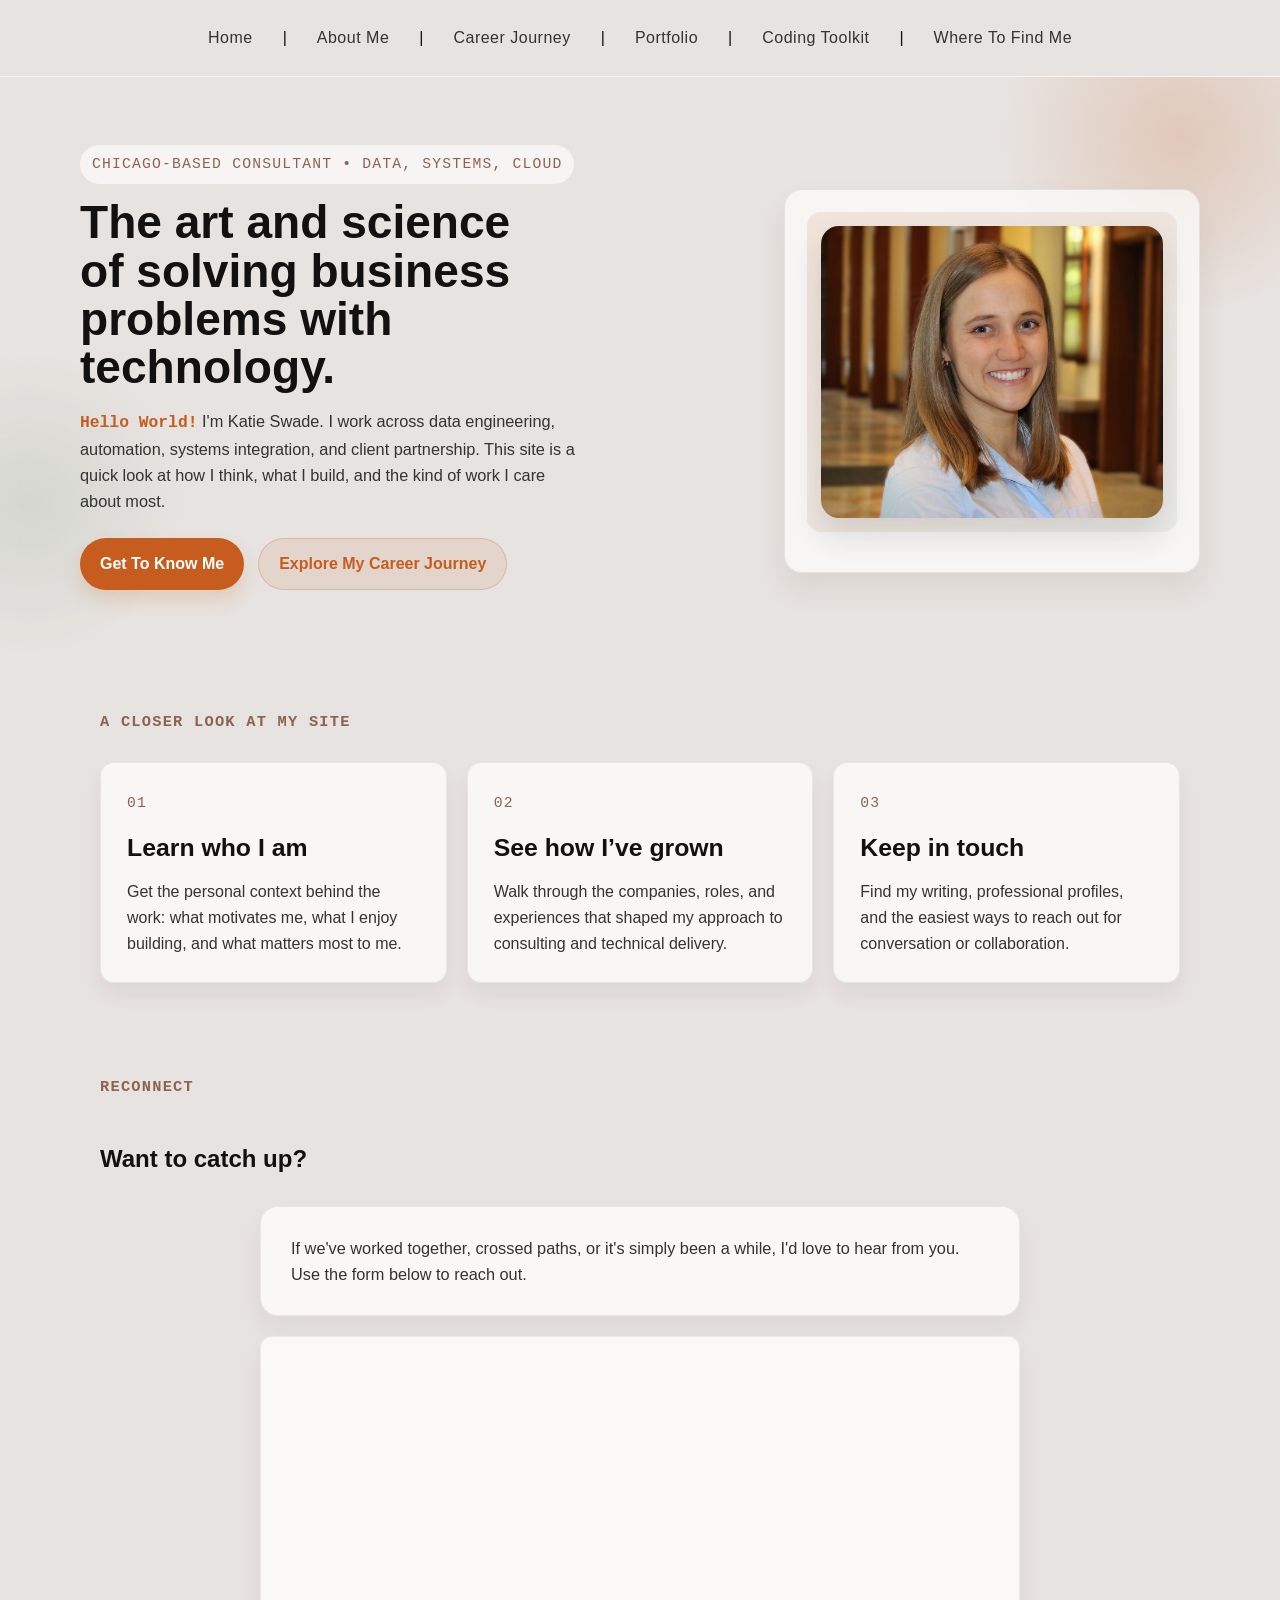
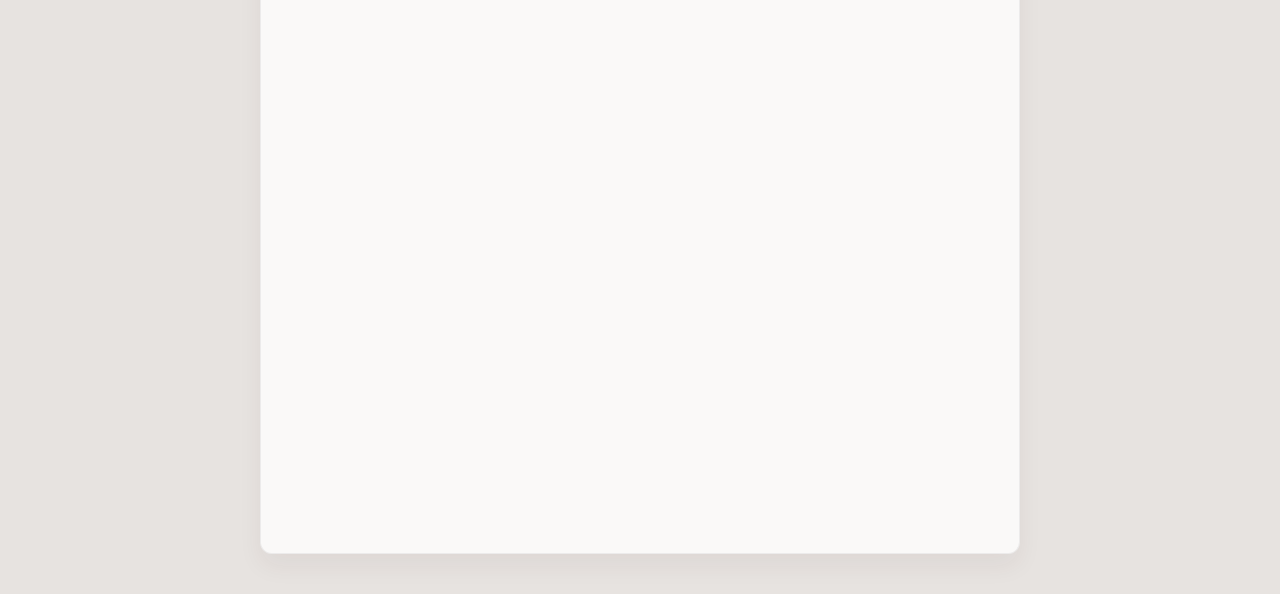
<file: index.html>
<!DOCTYPE html>
<html lang="en">
<head>
  <meta charset="UTF-8">
  <meta name="viewport" content="width=device-width, initial-scale=1.0">
  <title>Katie Swade | Home</title>
  <meta
    name="description"
    content="Katie Swade is a technology consultant focused on data engineering, systems integration, cloud solutions, and thoughtful problem solving."
  >
  <link rel="stylesheet" href="styles.css">
  <link rel="icon" type="image/png" href="images/chicago_favicon.png">
</head>
<body class="home-page">
  <header>
    <nav aria-label="Primary">
      <a href="index.html">Home</a> |
      <a href="about.html">About Me</a> |
      <a href="resume.html">Career Journey</a> |
      <a href="portfolio.html">Portfolio</a> |
      <a href="code.html">Coding Toolkit</a> |
      <a href="socials.html">Where To Find Me</a>
    </nav>
  </header>

  <main>
    <section class="hero-shell">
      <div class="hero-grid">
        <div class="hero-copy">
          <p class="eyebrow">Chicago-based consultant • Data, systems, cloud</p>
          <h1>The art and science of solving business problems with technology.</h1>
          <p class="hero-intro">
            <span class="hello-world-inline">Hello World!</span> I'm Katie Swade. I work across data engineering, automation,
            systems integration, and client partnership. This site is a quick look at how I think,
            what I build, and the kind of work I care about most.
          </p>
          <div class="hero-actions">
            <a class="button-primary" href="about.html">Get To Know Me</a>
            <a class="button-secondary" href="resume.html">Explore My Career Journey</a>
          </div>
        </div>

        <aside class="hero-portrait-card">
          <div class="portrait-frame">
            <img src="images/Swade_headshot_2025_cropped.jpeg" alt="Portrait of Katie Swade" class="profile-pic">
          </div>
        </aside>
      </div>
    </section>

    <section class="container welcome-section">
      <div class="section-heading">
        <p class="section-label">A Closer Look at My Site</p>
      </div>

      <div class="path-grid">
        <a class="path-card" href="about.html">
          <span class="path-number">01</span>
          <h3>Learn who I am</h3>
          <p>Get the personal context behind the work: what motivates me, what I enjoy building, and what matters most to me.</p>
        </a>
        <a class="path-card" href="resume.html">
          <span class="path-number">02</span>
          <h3>See how I’ve grown</h3>
          <p>Walk through the companies, roles, and experiences that shaped my approach to consulting and technical delivery.</p>
        </a>
        <a class="path-card" href="socials.html">
          <span class="path-number">03</span>
          <h3>Keep in touch</h3>
          <p>Find my writing, professional profiles, and the easiest ways to reach out for conversation or collaboration.</p>
        </a>
      </div>
    </section>
    <section class="container form-section">
      <div class="section-heading">
        <p class="section-label">Reconnect</p>
        <h2>Want to catch up?</h2>
      </div>
      <div class="reconnect-card">
        <p>If we've worked together, crossed paths, or it's simply been a while, I'd love to hear from you.</p>
        <p> </p>
        <p>Use the form below to reach out.</p>
      </div>
    </section>

    <section class="container form-frame-section">
      <div class="form-embed">
        <iframe src="https://docs.google.com/forms/d/e/1FAIpQLSd6wdYrvElMP0uqerya2jm1ktlsKScAkp2A3EWwmVqJKLq7tQ/viewform?embedded=true" frameborder="0" marginheight="0" marginwidth="0" loading="lazy">Loading…</iframe>
      </div>
    </section>

    <!-- <section class="container values-section">
      <div class="values-panel">
        <div class="section-heading">
          <p class="section-label">How I Work</p>
          <h2>Technical depth matters. So does the human side.</h2>
        </div>
        <div class="values-grid">
          <div class="value-card">
            <h3>Translate complexity</h3>
            <p>I like untangling complicated systems and turning them into solutions people can actually understand and use.</p>
          </div>
          <div class="value-card">
            <h3>Build with intention</h3>
            <p>Good systems are scalable and practical, but they also respect the realities of teams, stakeholders, and long-term maintenance.</p>
          </div>
          <div class="value-card">
            <h3>Partner closely</h3>
            <p>The best outcomes usually come from strong collaboration across business and technical teams, not from working in isolation.</p>
          </div>
        </div>
      </div>
    </section> -->
  </main>
</body>
</html>
</file>
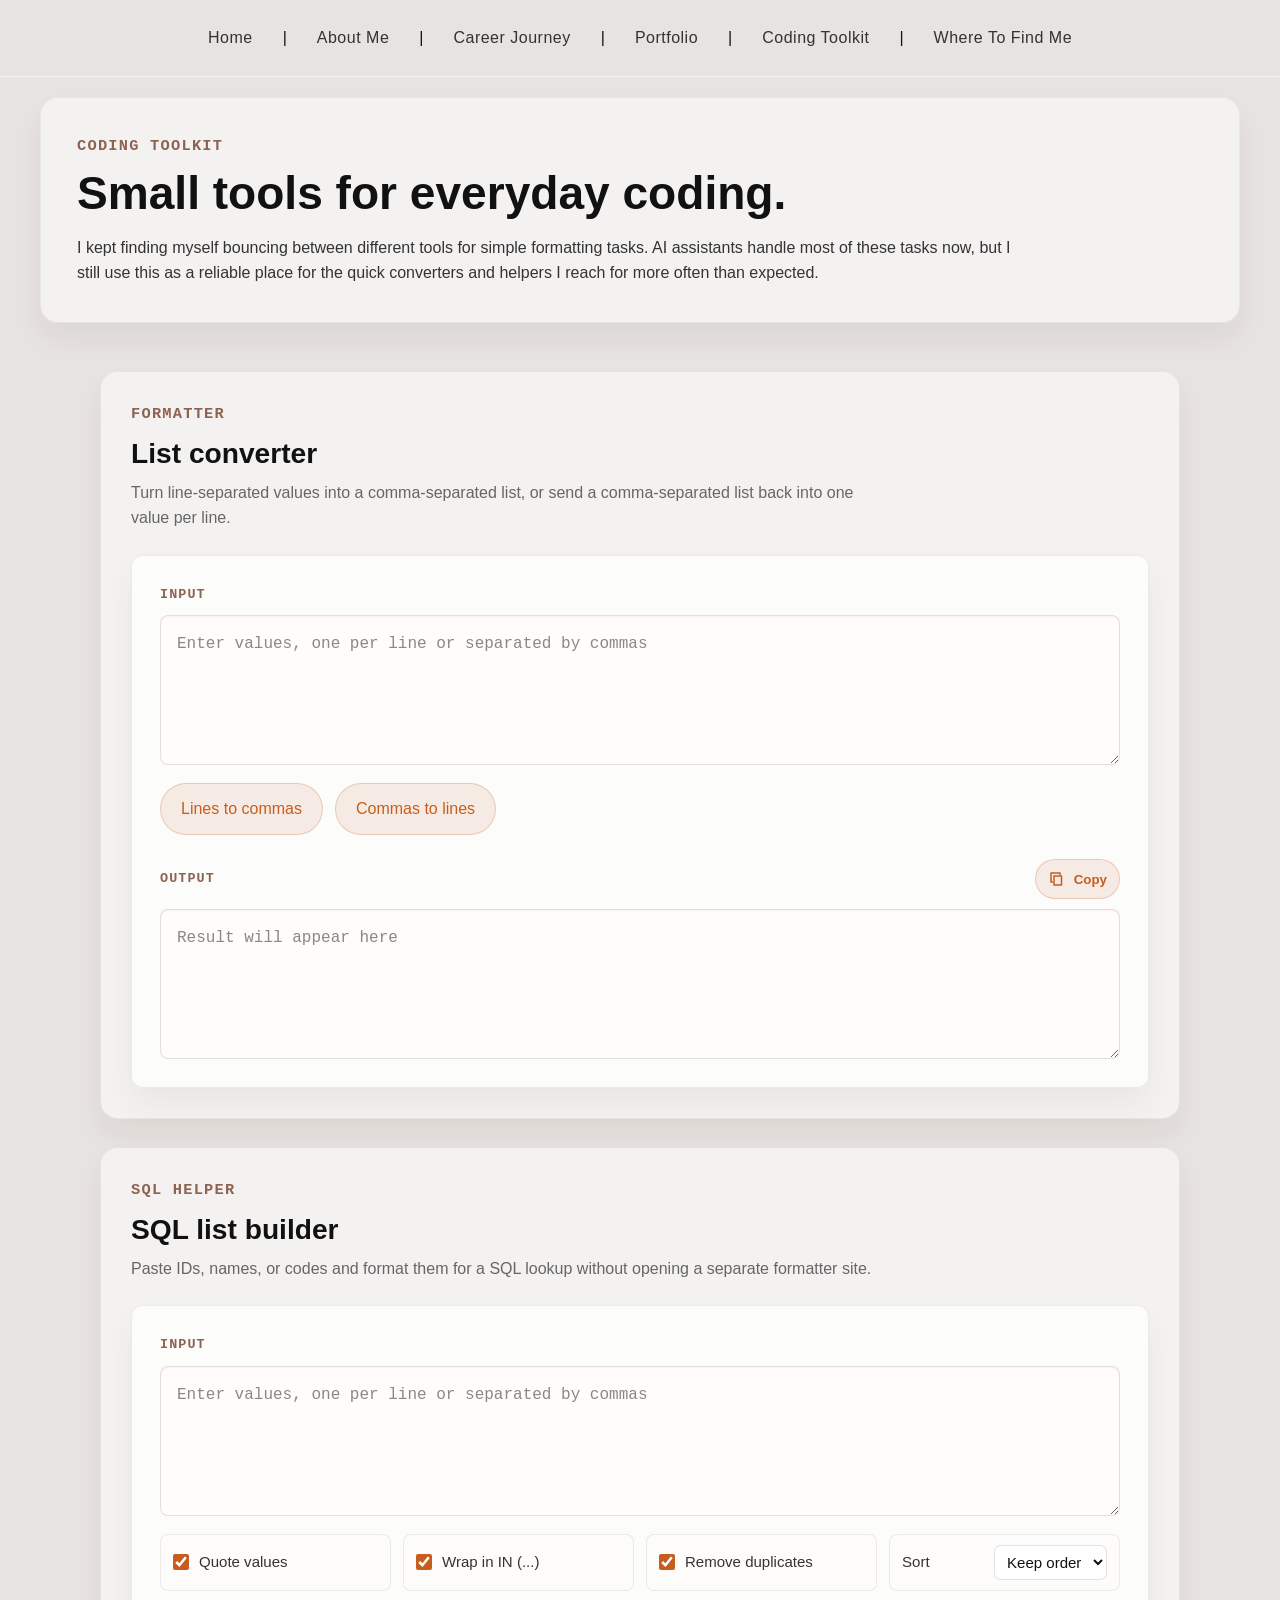
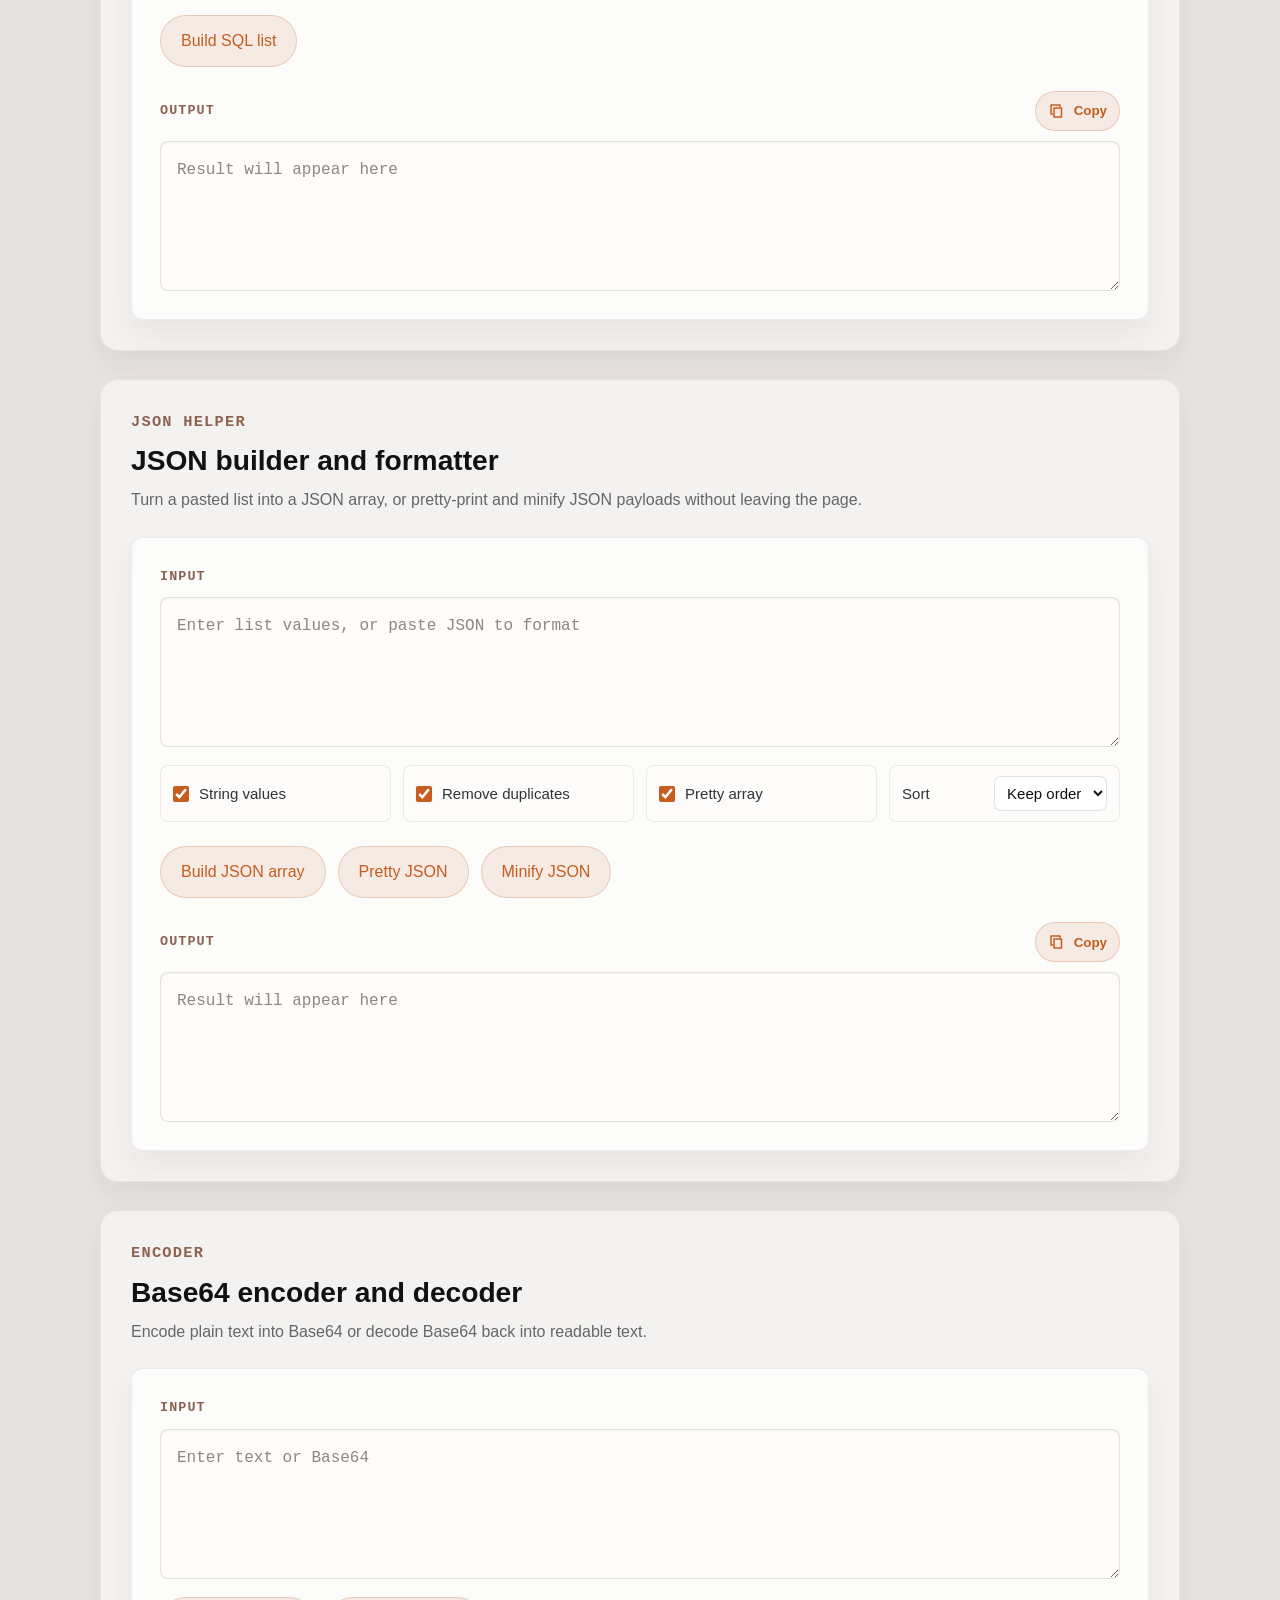
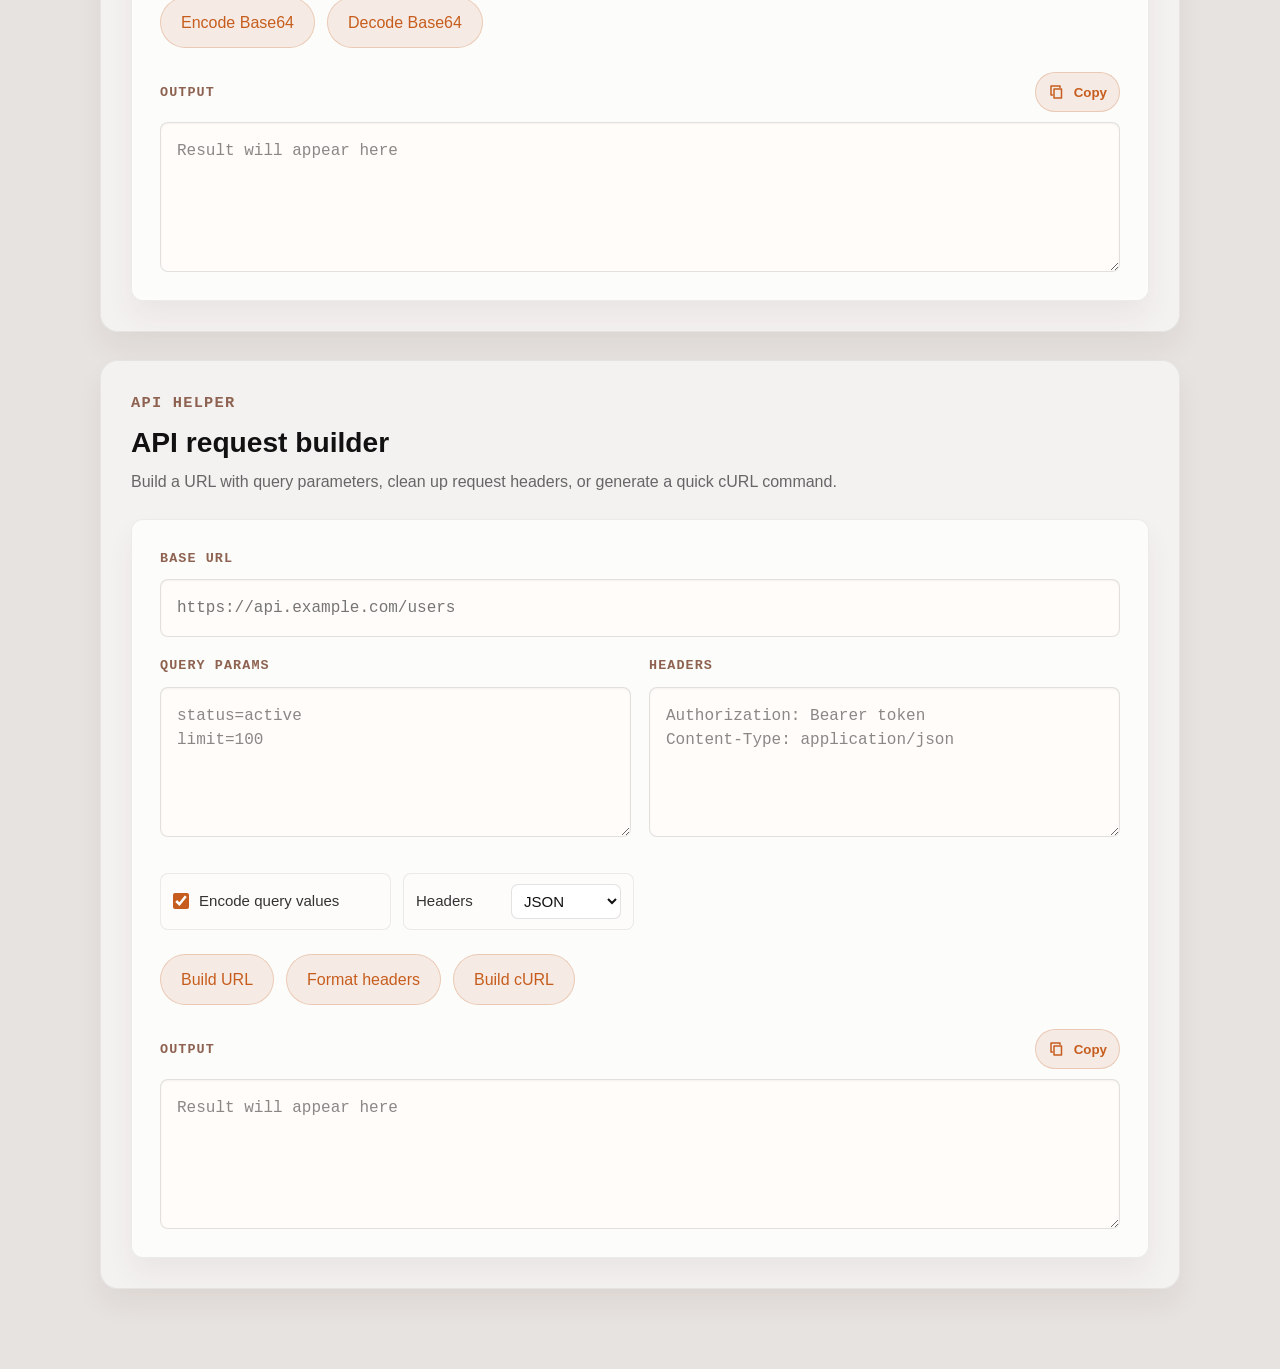
<file: code.html>
<!DOCTYPE html>
<html lang="en">
<head>
  <meta charset="UTF-8" />
  <meta name="viewport" content="width=device-width, initial-scale=1.0" />
  <title>Code Snippets</title>
  <link rel="stylesheet" href="styles.css" />
  <link rel="icon" type="image/png" href="images/chicago_favicon.png">
</head>
<body class="code-page">
  <header>
    <nav aria-label="Primary">
      <a href="index.html">Home</a> |
      <a href="about.html">About Me</a> |
      <a href="resume.html">Career Journey</a> |
      <a href="portfolio.html">Portfolio</a> |
      <a href="code.html">Coding Toolkit</a> |
      <a href="socials.html">Where To Find Me</a> 
    </nav>
  </header>

  <main>
    <section class="container portfolio-intro-panel">
      <p class="section-label">Coding Toolkit</p>
      <h1>Small tools for everyday coding.</h1>
      <p>
        I kept finding myself bouncing between different tools for simple formatting tasks.
        AI assistants handle most of these tasks now, but I still use this as a reliable place for the quick converters
        and helpers I reach for more often than expected.
      </p>
    </section>

    <section class="container snippets-list">
      <article class="snippet-tool">
        <div class="snippet-tool-header">
          <p class="section-label">Formatter</p>
          <h2>List converter</h2>
          <p>
            Turn line-separated values into a comma-separated list, or send a comma-separated list back into one value per line.
          </p>
        </div>

        <div class="snippet-tool-card" aria-label="Line and comma separated list converter">
          <div class="field-group">
            <label for="input">Input</label>
            <textarea id="input" placeholder="Enter values, one per line or separated by commas"></textarea>
          </div>

          <div class="snippet-tool-actions" aria-label="Conversion options">
            <button class="button-primary snippet-action-button" type="button" onclick="convertLinesToCommas()">Lines to commas</button>
            <button class="button-secondary snippet-action-button" type="button" onclick="convertCommasToLines()">Commas to lines</button>
          </div>

          <div class="output-heading">
            <label for="output">Output</label>
            <button class="copy-button" type="button" onclick="copyOutput()" aria-label="Copy output">
              <svg aria-hidden="true" viewBox="0 0 24 24" focusable="false">
                <path d="M8 8h10v12H8z"></path>
                <path d="M6 16H4V4h12v2"></path>
              </svg>
              <span id="copy-status">Copy</span>
            </button>
          </div>
          <textarea id="output" placeholder="Result will appear here" readonly></textarea>
        </div>
      </article>

      <article class="snippet-tool">
        <div class="snippet-tool-header">
          <p class="section-label">SQL helper</p>
          <h2>SQL list builder</h2>
          <p>
            Paste IDs, names, or codes and format them for a SQL lookup without opening a separate formatter site.
          </p>
        </div>

        <div class="snippet-tool-card" aria-label="SQL list builder">
          <div class="field-group">
            <label for="sql-input">Input</label>
            <textarea id="sql-input" placeholder="Enter values, one per line or separated by commas"></textarea>
          </div>

          <div class="snippet-options" aria-label="SQL formatting options">
            <label class="snippet-option" for="sql-quote-values">
              <input id="sql-quote-values" type="checkbox" checked>
              Quote values
            </label>
            <label class="snippet-option" for="sql-wrap-in">
              <input id="sql-wrap-in" type="checkbox" checked>
              Wrap in IN (...)
            </label>
            <label class="snippet-option" for="sql-remove-duplicates">
              <input id="sql-remove-duplicates" type="checkbox" checked>
              Remove duplicates
            </label>
            <label class="snippet-select-label" for="sql-sort-order">
              Sort
              <select id="sql-sort-order">
                <option value="none">Keep order</option>
                <option value="asc">A-Z</option>
                <option value="desc">Z-A</option>
              </select>
            </label>
          </div>

          <div class="snippet-tool-actions">
            <button class="button-primary snippet-action-button" type="button" onclick="buildSqlList()">Build SQL list</button>
          </div>

          <div class="output-heading">
            <label for="sql-output">Output</label>
            <button class="copy-button" type="button" onclick="copyTextFrom('sql-output', 'sql-copy-status')" aria-label="Copy SQL output">
              <svg aria-hidden="true" viewBox="0 0 24 24" focusable="false">
                <path d="M8 8h10v12H8z"></path>
                <path d="M6 16H4V4h12v2"></path>
              </svg>
              <span id="sql-copy-status">Copy</span>
            </button>
          </div>
          <textarea id="sql-output" placeholder="Result will appear here" readonly></textarea>
        </div>
      </article>

      <article class="snippet-tool">
        <div class="snippet-tool-header">
          <p class="section-label">JSON helper</p>
          <h2>JSON builder and formatter</h2>
          <p>
            Turn a pasted list into a JSON array, or pretty-print and minify JSON payloads without leaving the page.
          </p>
        </div>

        <div class="snippet-tool-card" aria-label="JSON builder and formatter">
          <div class="field-group">
            <label for="json-input">Input</label>
            <textarea id="json-input" placeholder="Enter list values, or paste JSON to format"></textarea>
          </div>

          <div class="snippet-options" aria-label="JSON formatting options">
            <label class="snippet-option" for="json-string-values">
              <input id="json-string-values" type="checkbox" checked>
              String values
            </label>
            <label class="snippet-option" for="json-remove-duplicates">
              <input id="json-remove-duplicates" type="checkbox" checked>
              Remove duplicates
            </label>
            <label class="snippet-option" for="json-multiline">
              <input id="json-multiline" type="checkbox" checked>
              Pretty array
            </label>
            <label class="snippet-select-label" for="json-sort-order">
              Sort
              <select id="json-sort-order">
                <option value="none">Keep order</option>
                <option value="asc">A-Z</option>
                <option value="desc">Z-A</option>
              </select>
            </label>
          </div>

          <div class="snippet-tool-actions">
            <button class="button-primary snippet-action-button" type="button" onclick="buildJsonArray()">Build JSON array</button>
            <button class="button-secondary snippet-action-button" type="button" onclick="formatJson()">Pretty JSON</button>
            <button class="button-secondary snippet-action-button" type="button" onclick="minifyJson()">Minify JSON</button>
          </div>

          <div class="output-heading">
            <label for="json-output">Output</label>
            <button class="copy-button" type="button" onclick="copyTextFrom('json-output', 'json-copy-status')" aria-label="Copy JSON output">
              <svg aria-hidden="true" viewBox="0 0 24 24" focusable="false">
                <path d="M8 8h10v12H8z"></path>
                <path d="M6 16H4V4h12v2"></path>
              </svg>
              <span id="json-copy-status">Copy</span>
            </button>
          </div>
          <textarea id="json-output" placeholder="Result will appear here" readonly></textarea>
        </div>
      </article>

      <article class="snippet-tool">
        <div class="snippet-tool-header">
          <p class="section-label">Encoder</p>
          <h2>Base64 encoder and decoder</h2>
          <p>
            Encode plain text into Base64 or decode Base64 back into readable text.
          </p>
        </div>

        <div class="snippet-tool-card" aria-label="Base64 encoder and decoder">
          <div class="field-group">
            <label for="base64-input">Input</label>
            <textarea id="base64-input" placeholder="Enter text or Base64"></textarea>
          </div>

          <div class="snippet-tool-actions">
            <button class="button-primary snippet-action-button" type="button" onclick="encodeBase64()">Encode Base64</button>
            <button class="button-secondary snippet-action-button" type="button" onclick="decodeBase64()">Decode Base64</button>
          </div>

          <div class="output-heading">
            <label for="base64-output">Output</label>
            <button class="copy-button" type="button" onclick="copyTextFrom('base64-output', 'base64-copy-status')" aria-label="Copy Base64 output">
              <svg aria-hidden="true" viewBox="0 0 24 24" focusable="false">
                <path d="M8 8h10v12H8z"></path>
                <path d="M6 16H4V4h12v2"></path>
              </svg>
              <span id="base64-copy-status">Copy</span>
            </button>
          </div>
          <textarea id="base64-output" placeholder="Result will appear here" readonly></textarea>
        </div>
      </article>

      <article class="snippet-tool">
        <div class="snippet-tool-header">
          <p class="section-label">API helper</p>
          <h2>API request builder</h2>
          <p>
            Build a URL with query parameters, clean up request headers, or generate a quick cURL command.
          </p>
        </div>

        <div class="snippet-tool-card" aria-label="API request builder">
          <div class="field-group">
            <label for="api-url">Base URL</label>
            <input id="api-url" class="snippet-text-input" type="text" placeholder="https://api.example.com/users">
          </div>

          <div class="snippet-two-column">
            <div class="field-group">
              <label for="api-query-input">Query params</label>
              <textarea id="api-query-input" placeholder="status=active&#10;limit=100"></textarea>
            </div>

            <div class="field-group">
              <label for="api-headers-input">Headers</label>
              <textarea id="api-headers-input" placeholder="Authorization: Bearer token&#10;Content-Type: application/json"></textarea>
            </div>
          </div>

          <div class="snippet-options" aria-label="API builder options">
            <label class="snippet-option" for="api-encode-values">
              <input id="api-encode-values" type="checkbox" checked>
              Encode query values
            </label>
            <label class="snippet-select-label" for="api-header-format">
              Headers
              <select id="api-header-format">
                <option value="json">JSON</option>
                <option value="curl">cURL -H</option>
              </select>
            </label>
          </div>

          <div class="snippet-tool-actions">
            <button class="button-primary snippet-action-button" type="button" onclick="buildApiUrl()">Build URL</button>
            <button class="button-secondary snippet-action-button" type="button" onclick="formatApiHeaders()">Format headers</button>
            <button class="button-secondary snippet-action-button" type="button" onclick="buildCurlCommand()">Build cURL</button>
          </div>

          <div class="output-heading">
            <label for="api-output">Output</label>
            <button class="copy-button" type="button" onclick="copyTextFrom('api-output', 'api-copy-status')" aria-label="Copy API output">
              <svg aria-hidden="true" viewBox="0 0 24 24" focusable="false">
                <path d="M8 8h10v12H8z"></path>
                <path d="M6 16H4V4h12v2"></path>
              </svg>
              <span id="api-copy-status">Copy</span>
            </button>
          </div>
          <textarea id="api-output" placeholder="Result will appear here" readonly></textarea>
        </div>
      </article>
    </section>

    <script>
    function convertLinesToCommas() {
      const input = document.getElementById("input").value;

      const output = input
        .trim()
        .split(/\r?\n/)
        .map(value => value.trim())
        .filter(Boolean)
        .join(", ");

      document.getElementById("output").value = output;
    }

    function convertCommasToLines() {
      const input = document.getElementById("input").value;

      const output = input
        .trim()
        .split(",")
        .map(value => value.trim())
        .filter(Boolean)
        .join("\n");

      document.getElementById("output").value = output;
    }

    function buildSqlList() {
      const input = document.getElementById("sql-input").value;
      const shouldQuote = document.getElementById("sql-quote-values").checked;
      const shouldWrap = document.getElementById("sql-wrap-in").checked;
      const shouldDedupe = document.getElementById("sql-remove-duplicates").checked;
      const sortOrder = document.getElementById("sql-sort-order").value;

      let values = parseListValues(input);

      if (shouldDedupe) {
        values = [...new Set(values)];
      }

      if (sortOrder !== "none") {
        values = values.sort((a, b) => a.localeCompare(b, undefined, { numeric: true }));

        if (sortOrder === "desc") {
          values.reverse();
        }
      }

      const formattedValues = values.map(value => shouldQuote ? `'${escapeSqlValue(value)}'` : value);
      const output = shouldWrap ? `IN (${formattedValues.join(", ")})` : formattedValues.join(", ");

      document.getElementById("sql-output").value = output;
    }

    function parseListValues(input) {
      return input
        .trim()
        .split(/[\n,]+/)
        .map(value => value.trim().replace(/^['"]|['"]$/g, ""))
        .filter(Boolean);
    }

    function escapeSqlValue(value) {
      return value.replace(/'/g, "''");
    }

    function buildJsonArray() {
      const input = document.getElementById("json-input").value;
      const shouldStringify = document.getElementById("json-string-values").checked;
      const shouldDedupe = document.getElementById("json-remove-duplicates").checked;
      const shouldMultiline = document.getElementById("json-multiline").checked;
      const sortOrder = document.getElementById("json-sort-order").value;

      let values = parseListValues(input);

      if (shouldDedupe) {
        values = [...new Set(values)];
      }

      if (sortOrder !== "none") {
        values = values.sort((a, b) => a.localeCompare(b, undefined, { numeric: true }));

        if (sortOrder === "desc") {
          values.reverse();
        }
      }

      const outputValues = shouldStringify ? values : values.map(parseJsonPrimitive);
      const spacing = shouldMultiline ? 2 : 0;

      document.getElementById("json-output").value = JSON.stringify(outputValues, null, spacing);
    }

    function formatJson() {
      transformJson(2);
    }

    function minifyJson() {
      transformJson(0);
    }

    function transformJson(spacing) {
      const input = document.getElementById("json-input").value;
      const output = document.getElementById("json-output");

      try {
        output.value = JSON.stringify(JSON.parse(input), null, spacing);
      } catch (error) {
        output.value = `Invalid JSON: ${error.message}`;
      }
    }

    function parseJsonPrimitive(value) {
      if (value === "true") {
        return true;
      }

      if (value === "false") {
        return false;
      }

      if (value === "null") {
        return null;
      }

      const numberValue = Number(value);
      return Number.isNaN(numberValue) ? value : numberValue;
    }

    function encodeBase64() {
      const input = document.getElementById("base64-input").value;
      const bytes = new TextEncoder().encode(input);
      const binary = Array.from(bytes, byte => String.fromCharCode(byte)).join("");

      document.getElementById("base64-output").value = btoa(binary);
    }

    function decodeBase64() {
      const input = document.getElementById("base64-input").value.trim();
      const output = document.getElementById("base64-output");

      try {
        const binary = atob(input);
        const bytes = Uint8Array.from(binary, character => character.charCodeAt(0));
        output.value = new TextDecoder().decode(bytes);
      } catch (error) {
        output.value = "Invalid Base64 input.";
      }
    }

    function buildApiUrl() {
      const baseUrl = document.getElementById("api-url").value.trim();
      const shouldEncode = document.getElementById("api-encode-values").checked;
      const params = parseKeyValueLines(document.getElementById("api-query-input").value);

      document.getElementById("api-output").value = appendQueryParams(baseUrl, params, shouldEncode);
    }

    function formatApiHeaders() {
      const headers = parseKeyValueLines(document.getElementById("api-headers-input").value);
      const format = document.getElementById("api-header-format").value;
      const output = format === "curl"
        ? headers.map(header => `-H "${header.key}: ${header.value}"`).join(" \\\n")
        : JSON.stringify(Object.fromEntries(headers.map(header => [header.key, header.value])), null, 2);

      document.getElementById("api-output").value = output;
    }

    function buildCurlCommand() {
      const baseUrl = document.getElementById("api-url").value.trim();
      const params = parseKeyValueLines(document.getElementById("api-query-input").value);
      const headers = parseKeyValueLines(document.getElementById("api-headers-input").value);
      const url = appendQueryParams(baseUrl, params, true);
      const headerLines = headers.map(header => `  -H "${header.key}: ${header.value}"`);
      const commandParts = [`curl "${url}"`, ...headerLines];

      document.getElementById("api-output").value = commandParts.join(" \\\n");
    }

    function parseKeyValueLines(input) {
      return input
        .split(/\r?\n/)
        .map(line => line.trim())
        .filter(Boolean)
        .map(line => {
          const separatorIndex = findKeyValueSeparator(line);

          if (separatorIndex === -1) {
            return { key: line, value: "" };
          }

          return {
            key: line.slice(0, separatorIndex).trim(),
            value: line.slice(separatorIndex + 1).trim()
          };
        })
        .filter(item => item.key);
    }

    function findKeyValueSeparator(line) {
      const equalsIndex = line.indexOf("=");
      const colonIndex = line.indexOf(":");

      if (equalsIndex === -1) {
        return colonIndex;
      }

      if (colonIndex === -1) {
        return equalsIndex;
      }

      return Math.min(equalsIndex, colonIndex);
    }

    function appendQueryParams(baseUrl, params, shouldEncode) {
      if (!baseUrl || params.length === 0) {
        return baseUrl;
      }

      const query = params
        .map(param => {
          const key = shouldEncode ? encodeURIComponent(param.key) : param.key;
          const value = shouldEncode ? encodeURIComponent(param.value) : param.value;

          return `${key}=${value}`;
        })
        .join("&");

      const separator = baseUrl.includes("?") ? "&" : "?";
      return `${baseUrl}${separator}${query}`;
    }

    function copyOutput() {
      copyTextFrom("output", "copy-status");
    }

    async function copyTextFrom(outputId, statusId) {
      const output = document.getElementById(outputId);
      const status = document.getElementById(statusId);
      const text = output.value;

      if (!text) {
        status.textContent = "Empty";
        setTimeout(() => status.textContent = "Copy", 1400);
        return;
      }

      try {
        if (navigator.clipboard && window.isSecureContext) {
          await navigator.clipboard.writeText(text);
        } else {
          output.select();
          document.execCommand("copy");
          output.setSelectionRange(0, 0);
        }

        status.textContent = "Copied";
      } catch (error) {
        status.textContent = "Try again";
      }

      setTimeout(() => status.textContent = "Copy", 1600);
    }
    </script>
  </main>
</body>
</html>
</file>
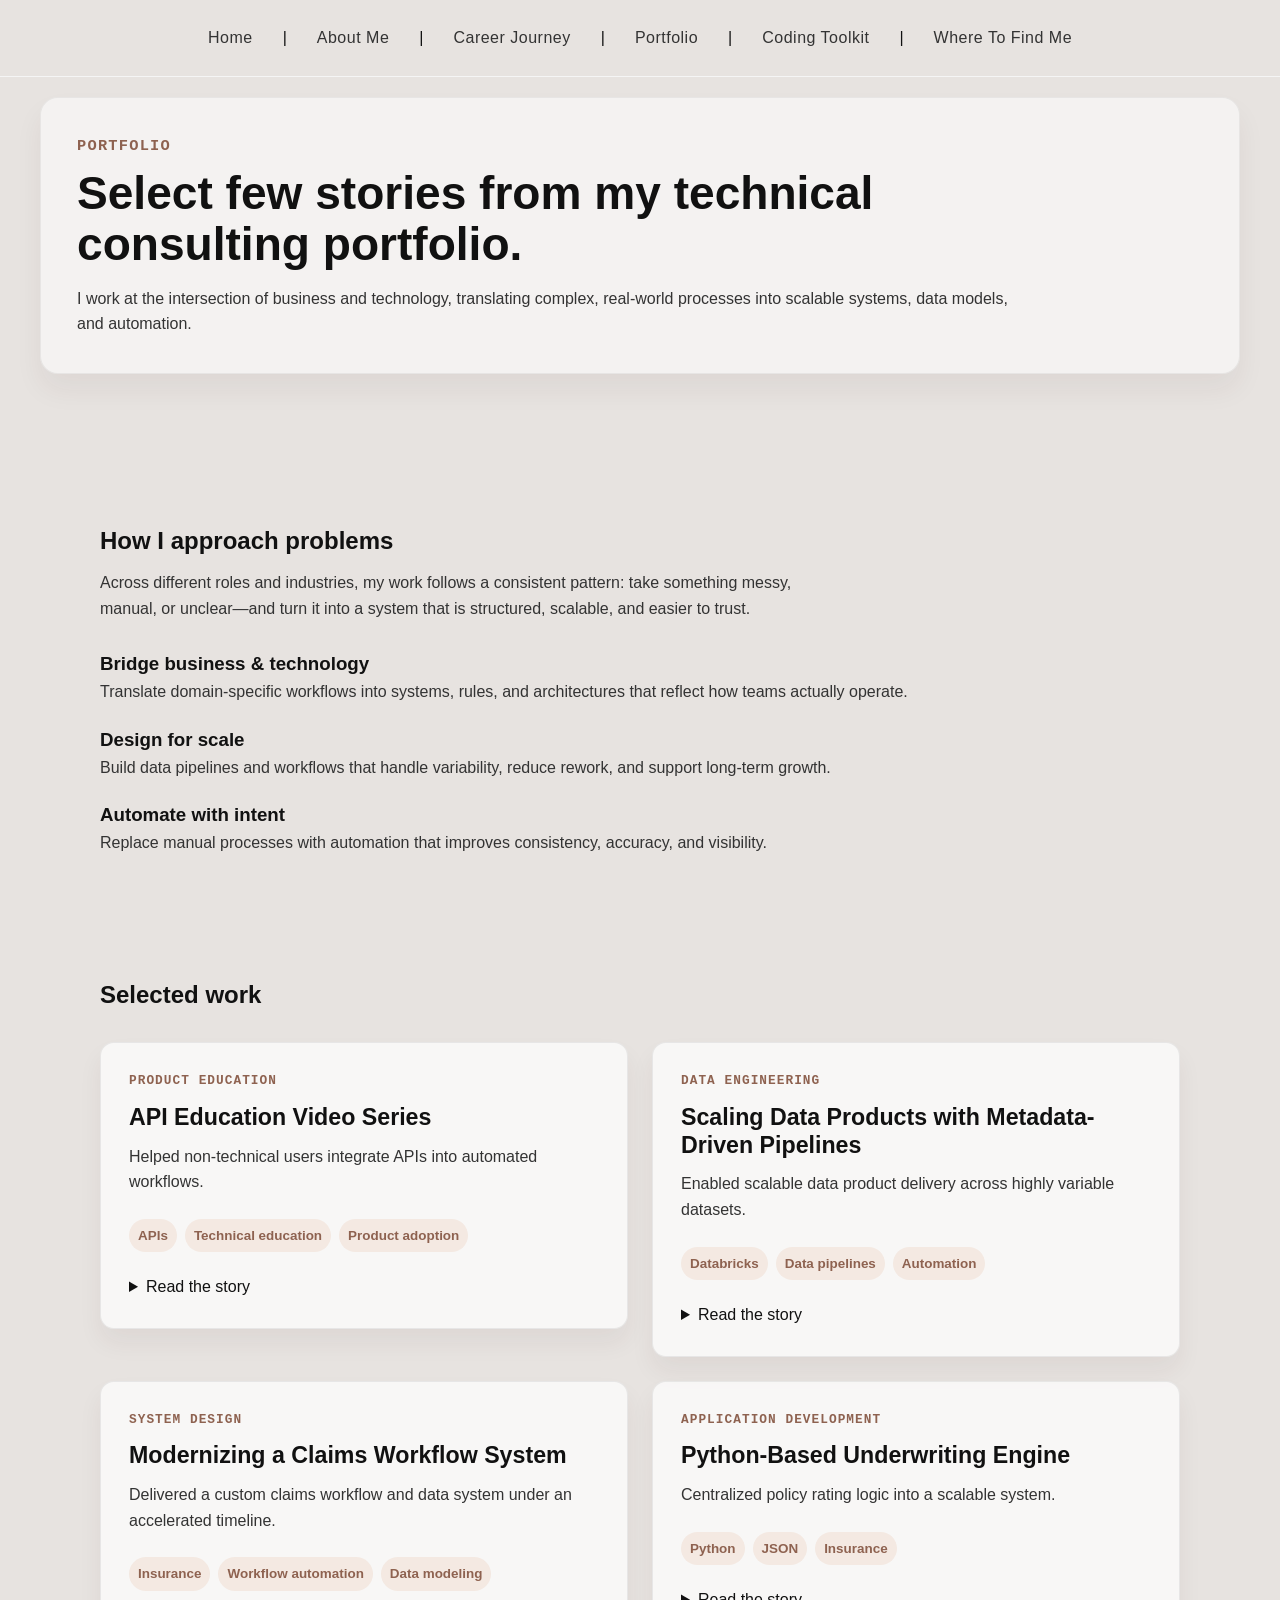
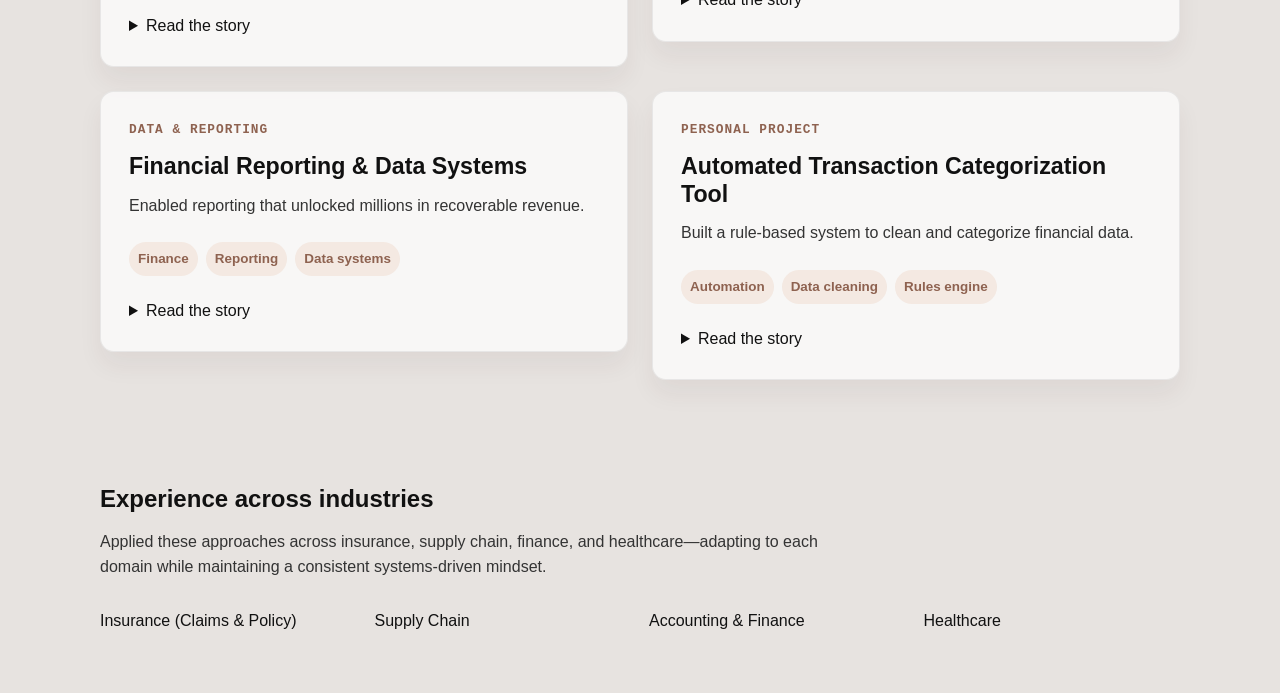
<file: portfolio-2.html>
<!DOCTYPE html>
<html lang="en">
<head>
  <meta charset="UTF-8" />
  <meta name="viewport" content="width=device-width, initial-scale=1.0" />
  <title>Portfolio</title>
  <link rel="stylesheet" href="styles.css" />
  <link rel="icon" type="image/png" href="images/chicago_favicon.png">
</head>
<body class="portfolio-page">
  <header>
    <nav aria-label="Primary">
      <a href="index.html">Home</a> |
      <a href="about.html">About Me</a> |
      <a href="resume.html">Career Journey</a> |
      <a href="portfolio.html">Portfolio</a> |
      <a href="code.html">Coding Toolkit</a> |
      <a href="socials.html">Where To Find Me</a> 
    </nav>
  </header>

<main>

  <!-- Intro -->
  <section class="container portfolio-intro-panel">
    <p class="section-label">Portfolio</p>
    <h1>Select few stories from my technical consulting portfolio.</h1>
    <p>
      I work at the intersection of business and technology, translating complex, real-world processes
      into scalable systems, data models, and automation.
    </p>
  </section>


  <!-- What I Do -->
  <section class="container portfolio-approach">

    <div class="section-heading">
      <h2>How I approach problems</h2>
      <p>
        Across different roles and industries, my work follows a consistent pattern:
        take something messy, manual, or unclear—and turn it into a system that is structured,
        scalable, and easier to trust.
      </p>
    </div>

    <div class="approach-grid">

      <article>
        <h3>Bridge business &amp; technology</h3>
        <p>
          Translate domain-specific workflows into systems, rules, and architectures that reflect how teams actually operate.
        </p>
      </article>

      <article>
        <h3>Design for scale</h3>
        <p>
          Build data pipelines and workflows that handle variability, reduce rework, and support long-term growth.
        </p>
      </article>

      <article>
        <h3>Automate with intent</h3>
        <p>
          Replace manual processes with automation that improves consistency, accuracy, and visibility.
        </p>
      </article>

    </div>

  </section>


  <!-- Selected Work -->
  <section class="container portfolio-stories" id="portfolio">

    <div class="section-heading">
      <h2>Selected work</h2>
    </div>

    <div class="project-story-grid">

      <!-- API Education -->
      <article class="project-story-card">
        <p class="portfolio-card-kicker">Product Education</p>
        <h3>API Education Video Series</h3>
        <p class="project-story-impact">
          Helped non-technical users integrate APIs into automated workflows.
        </p>
        <div class="project-story-tags">
          <span>APIs</span>
          <span>Technical education</span>
          <span>Product adoption</span>
        </div>
        <details>
          <summary>Read the story</summary>
          <p>
            Developed tutorials that made API concepts approachable and actionable, helping users move from
            awareness to implementation within their workflows.
          </p>
          <a href="https://parabola.io/docs/product/overview/using-apis-in-parabola" target="_blank">
            Watch the API guide series
          </a>
          <p class="note">
            Content created as part of my role at Parabola.
          </p>
        </details>
      </article>


      <!-- Kenway -->
      <article class="project-story-card">
        <p class="portfolio-card-kicker">Data Engineering</p>
        <h3>Scaling Data Products with Metadata-Driven Pipelines</h3>
        <p class="project-story-impact">
          Enabled scalable data product delivery across highly variable datasets.
        </p>
        <div class="project-story-tags">
          <span>Databricks</span>
          <span>Data pipelines</span>
          <span>Automation</span>
        </div>
        <details>
          <summary>Read the story</summary>
          <p>
            At Kenway Consulting, designed a metadata-driven architecture that replaced custom builds
            with configuration-based processing for onboarding new data sources.
          </p>
          <ul>
            <li>Standardized transformations across pipeline layers</li>
            <li>Embedded automated data quality checks</li>
            <li>Reduced engineering effort required for new data products</li>
          </ul>
          <p class="note">
            Details generalized to protect client confidentiality.
          </p>
        </details>
      </article>


      <!-- Origami RMIS -->
      <article class="project-story-card">
        <p class="portfolio-card-kicker">System Design</p>
        <h3>Modernizing a Claims Workflow System</h3>
        <p class="project-story-impact">
          Delivered a custom claims workflow and data system under an accelerated timeline.
        </p>
        <div class="project-story-tags">
          <span>Insurance</span>
          <span>Workflow automation</span>
          <span>Data modeling</span>
        </div>
        <details>
          <summary>Read the story</summary>
          <p>
            Led the design and build of a highly customized claims workflow, translating complex business logic
            into structured rules and automation.
          </p>
          <ul>
            <li>Built workflow system from scratch</li>
            <li>Converted fragmented Excel data into structured models</li>
            <li>Improved data accuracy and reporting reliability</li>
          </ul>
        </details>
      </article>


      <!-- Underwriting -->
      <article class="project-story-card">
        <p class="portfolio-card-kicker">Application Development</p>
        <h3>Python-Based Underwriting Engine</h3>
        <p class="project-story-impact">
          Centralized policy rating logic into a scalable system.
        </p>
        <div class="project-story-tags">
          <span>Python</span>
          <span>JSON</span>
          <span>Insurance</span>
        </div>
        <details>
          <summary>Read the story</summary>
          <p>
            Built rating engines that replaced fragmented spreadsheet processes with structured,
            configurable logic for calculating policy premiums.
          </p>
          <ul>
            <li>Developed multiple rating programs</li>
            <li>Improved data integrity and accessibility</li>
            <li>Supported successful production rollout</li>
          </ul>
        </details>
      </article>


      <!-- Finance -->
      <article class="project-story-card">
        <p class="portfolio-card-kicker">Data &amp; Reporting</p>
        <h3>Financial Reporting &amp; Data Systems</h3>
        <p class="project-story-impact">
          Enabled reporting that unlocked millions in recoverable revenue.
        </p>
        <div class="project-story-tags">
          <span>Finance</span>
          <span>Reporting</span>
          <span>Data systems</span>
        </div>
        <details>
          <summary>Read the story</summary>
          <p>
            Built complex reporting solutions requiring deep understanding of financial logic and
            data relationships.
          </p>
          <ul>
            <li>Designed high-impact financial reports</li>
            <li>Improved visibility into previously inaccessible data</li>
            <li>Enabled recovery of significant funds</li>
          </ul>
        </details>
      </article>


      <!-- Personal -->
      <article class="project-story-card">
        <p class="portfolio-card-kicker">Personal Project</p>
        <h3>Automated Transaction Categorization Tool</h3>
        <p class="project-story-impact">
          Built a rule-based system to clean and categorize financial data.
        </p>
        <div class="project-story-tags">
          <span>Automation</span>
          <span>Data cleaning</span>
          <span>Rules engine</span>
        </div>
        <details>
          <summary>Read the story</summary>
          <p>
            Developed a lightweight system to normalize and categorize transaction data using configurable rules,
            eliminating manual tracking.
          </p>
        </details>
      </article>

    </div>

  </section>


  <!-- Industries (supporting, not leading) -->
  <section class="container portfolio-industries" id="industries">

    <div class="section-heading">
      <h2>Experience across industries</h2>
      <p>
        Applied these approaches across insurance, supply chain, finance, and healthcare—adapting to each
        domain while maintaining a consistent systems-driven mindset.
      </p>
    </div>

    <div class="industry-grid">
      <span>Insurance (Claims &amp; Policy)</span>
      <span>Supply Chain</span>
      <span>Accounting &amp; Finance</span>
      <span>Healthcare</span>
    </div>

  </section>

</main>
</body>
</html>
</file>
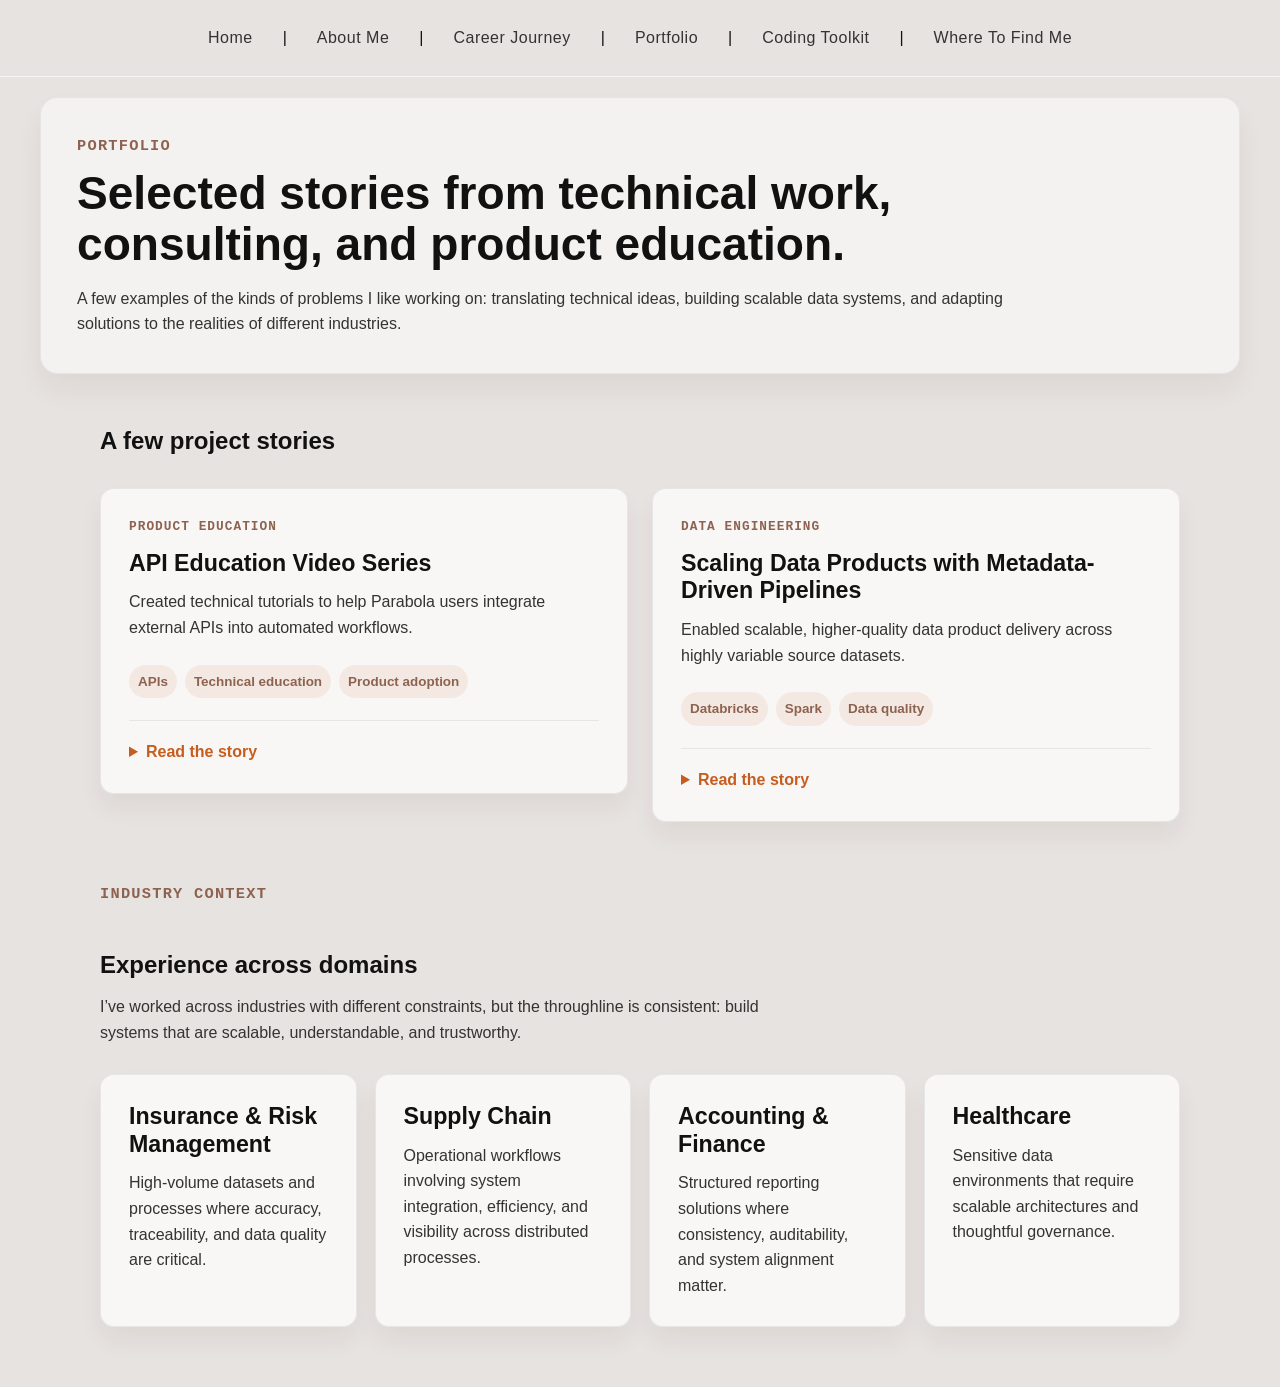
<file: portfolio.html>
<!DOCTYPE html>
<html lang="en">
<head>
  <meta charset="UTF-8" />
  <meta name="viewport" content="width=device-width, initial-scale=1.0" />
  <title>Portfolio</title>
  <link rel="stylesheet" href="styles.css" />
  <link rel="icon" type="image/png" href="images/chicago_favicon.png">
</head>
<body class="portfolio-page">
  <header>
    <nav aria-label="Primary">
      <a href="index.html">Home</a> |
      <a href="about.html">About Me</a> |
      <a href="resume.html">Career Journey</a> |
      <a href="portfolio.html">Portfolio</a> |
      <a href="code.html">Coding Toolkit</a> |
      <a href="socials.html">Where To Find Me</a> 
    </nav>
  </header>

  <main>
    <section class="container portfolio-intro-panel">
      <p class="section-label">Portfolio</p>
      <h1>Selected stories from technical work, consulting, and product education.</h1>
      <p>
        A few examples of the kinds of problems I like working on: translating technical ideas,
        building scalable data systems, and adapting solutions to the realities of different industries.
      </p>
    </section>

    <section class="container portfolio-stories" id="portfolio">
      <div class="section-heading">
        <h2>A few project stories</h2>
      </div>

      <div class="project-story-grid">
        <article class="project-story-card">
          <p class="portfolio-card-kicker">Product Education</p>
          <h3>API Education Video Series</h3>
          <p class="project-story-impact">
            Created technical tutorials to help Parabola users integrate external APIs into automated workflows.
          </p>
          <div class="project-story-tags">
            <span>APIs</span>
            <span>Technical education</span>
            <span>Product adoption</span>
          </div>
          <details class="project-story-details">
            <summary>Read the story</summary>
            <div class="project-story-expanded">
              <p>
                While at Parabola, I developed educational videos that made API concepts approachable for non-technical users.
                The goal was to help users move from "I know this data exists somewhere" to confidently connecting external
                data sources into automated workflows.
              </p>
              <a
                class="project-media-link"
                href="https://parabola.io/docs/product/overview/using-apis-in-parabola"
                target="_blank"
                rel="noopener noreferrer"
                aria-label="Watch the Parabola API guide series"
              >
                <span class="project-media-play" aria-hidden="true"></span>
                <span>
                  <strong>Watch the API guide series</strong>
                  <small>Parabola video guide</small>
                </span>
              </a>
              <h4>What I did</h4>
              <ul>
                <li>Scripted and recorded step-by-step API tutorials</li>
                <li>Translated technical concepts into clear, approachable walkthroughs</li>
                <li>Focused on real-world use cases to support product adoption</li>
              </ul>
              <h4>Impact</h4>
              <ul>
                <li>Reduced friction for users learning API-based workflows</li>
                <li>Helped users integrate external data sources more confidently</li>
                <li>Supported broader adoption of advanced product functionality</li>
              </ul>
              <p class="note">
                Content created as part of my role at Parabola. External link may change over time.
              </p>
            </div>
          </details>
        </article>

        <article class="project-story-card">
          <p class="portfolio-card-kicker">Data Engineering</p>
          <h3>Scaling Data Products with Metadata-Driven Pipelines</h3>
          <p class="project-story-impact">
            Enabled scalable, higher-quality data product delivery across highly variable source datasets.
          </p>
          <div class="project-story-tags">
            <span>Databricks</span>
            <span>Spark</span>
            <span>Data quality</span>
          </div>
          <details class="project-story-details">
            <summary>Read the story</summary>
            <div class="project-story-expanded">
              <p>
                As part of my work at
                <a href="https://www.kenwayconsulting.com" target="_blank" rel="noopener noreferrer">Kenway Consulting</a>,
                I partnered with a client launching new data products from complex and inconsistent datasets. The existing
                approach required significant custom engineering for each new source, which limited scale.
              </p>
              <h4>The challenge</h4>
              <p>
                Source data varied widely in structure, metadata, and format. Without a reusable approach, each new data product
                added complexity and slowed delivery timelines.
              </p>
              <h4>What I did</h4>
              <ul>
                <li>Designed a metadata-driven pipeline architecture in Databricks</li>
                <li>Established configuration-based processing for onboarding new sources</li>
                <li>Standardized transformations across a medallion-style architecture</li>
                <li>Embedded validation, profiling, and anomaly detection into pipelines</li>
              </ul>
              <h4>Outcome</h4>
              <ul>
                <li>Shifted source onboarding from custom builds to configuration-driven updates</li>
                <li>Improved trust in downstream data products through integrated quality checks</li>
                <li>Supported scalable delivery without increasing engineering overhead</li>
              </ul>
              <p class="note">
                Project delivered as part of my work at Kenway Consulting. Details have been generalized to protect client confidentiality.
              </p>
            </div>
          </details>
        </article>
      </div>
    </section>

    <section class="container portfolio-industries" id="industries">
      <div class="section-heading">
        <p class="section-label">Industry Context</p>
        <h2>Experience across domains</h2>
        <p>
          I’ve worked across industries with different constraints, but the throughline is consistent:
          build systems that are scalable, understandable, and trustworthy.
        </p>
      </div>

      <div class="industry-grid">
        <article class="industry-card">
          <h3>Insurance &amp; Risk Management</h3>
          <p>High-volume datasets and processes where accuracy, traceability, and data quality are critical.</p>
        </article>

        <article class="industry-card">
          <h3>Supply Chain</h3>
          <p>Operational workflows involving system integration, efficiency, and visibility across distributed processes.</p>
        </article>

        <article class="industry-card">
          <h3>Accounting &amp; Finance</h3>
          <p>Structured reporting solutions where consistency, auditability, and system alignment matter.</p>
        </article>

        <article class="industry-card">
          <h3>Healthcare</h3>
          <p>Sensitive data environments that require scalable architectures and thoughtful governance.</p>
        </article>
      </div>
    </section>
  </main>
</body>
</html>
</file>
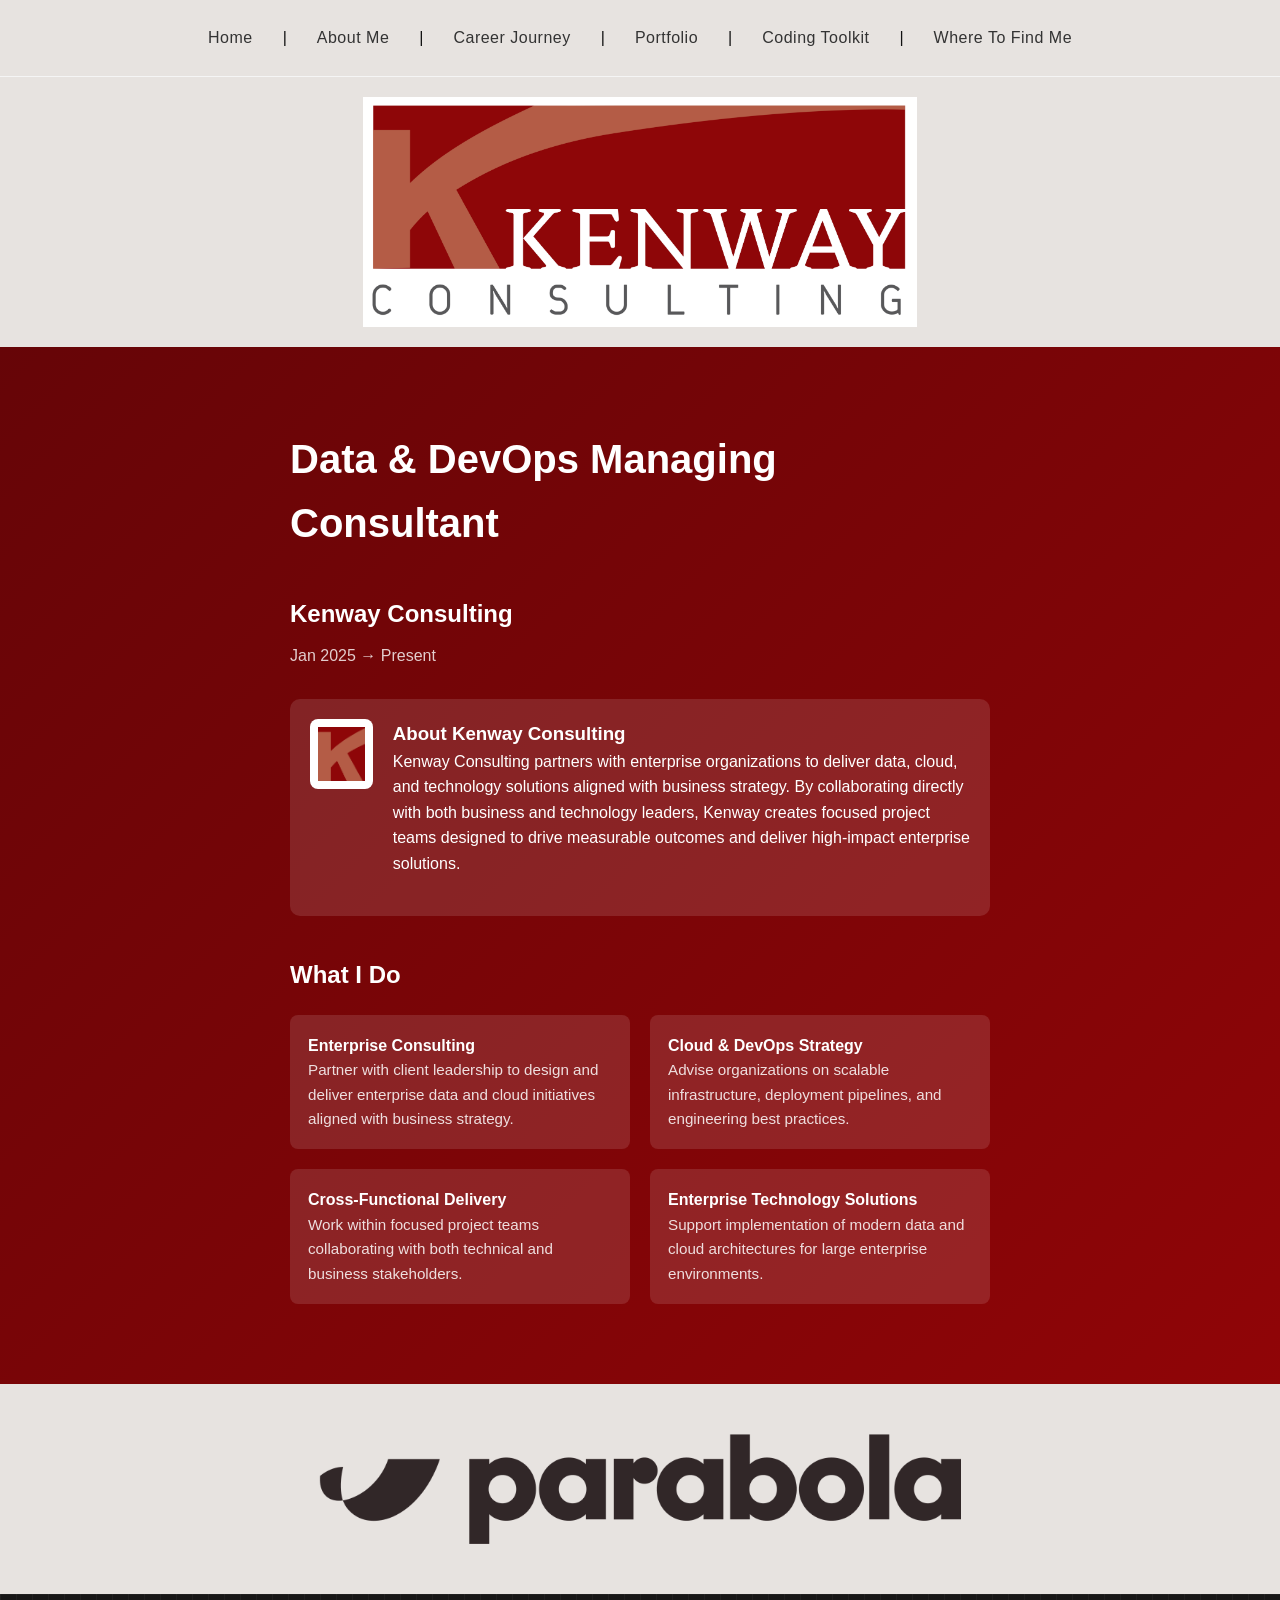
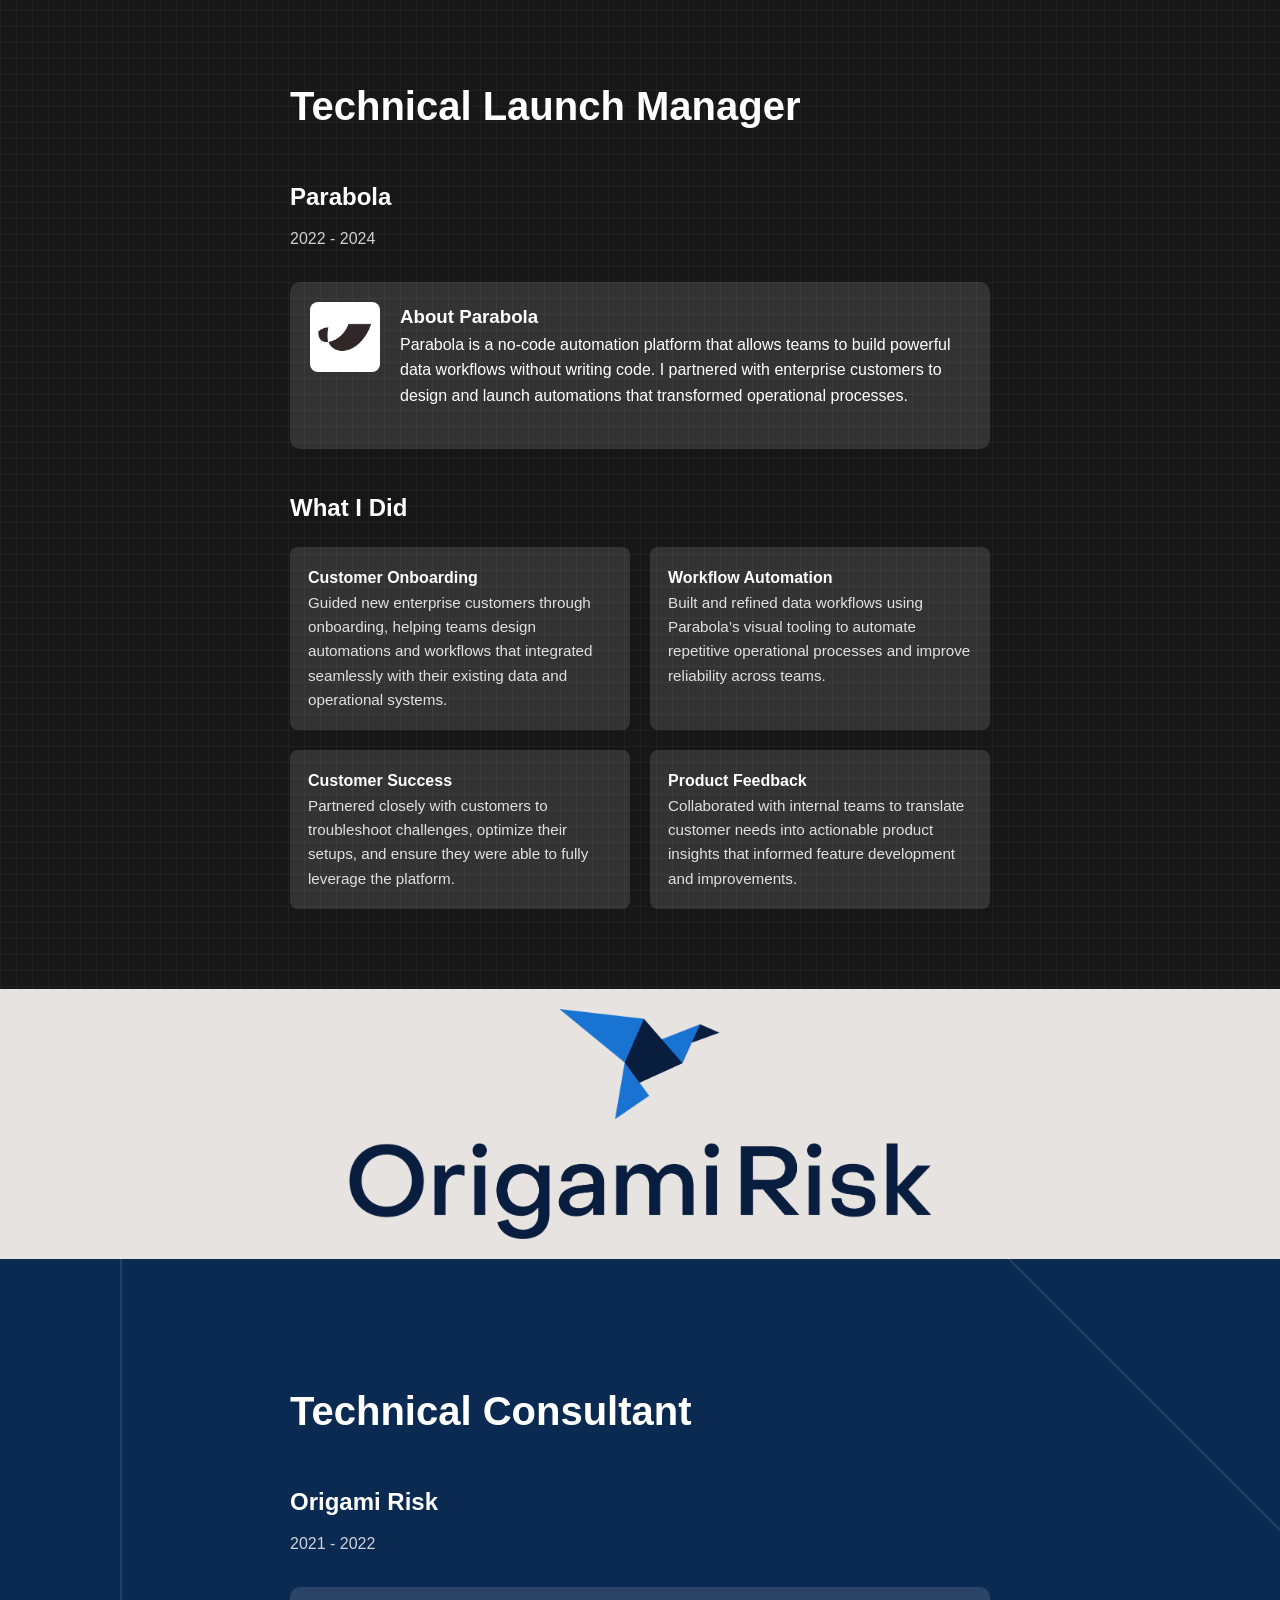
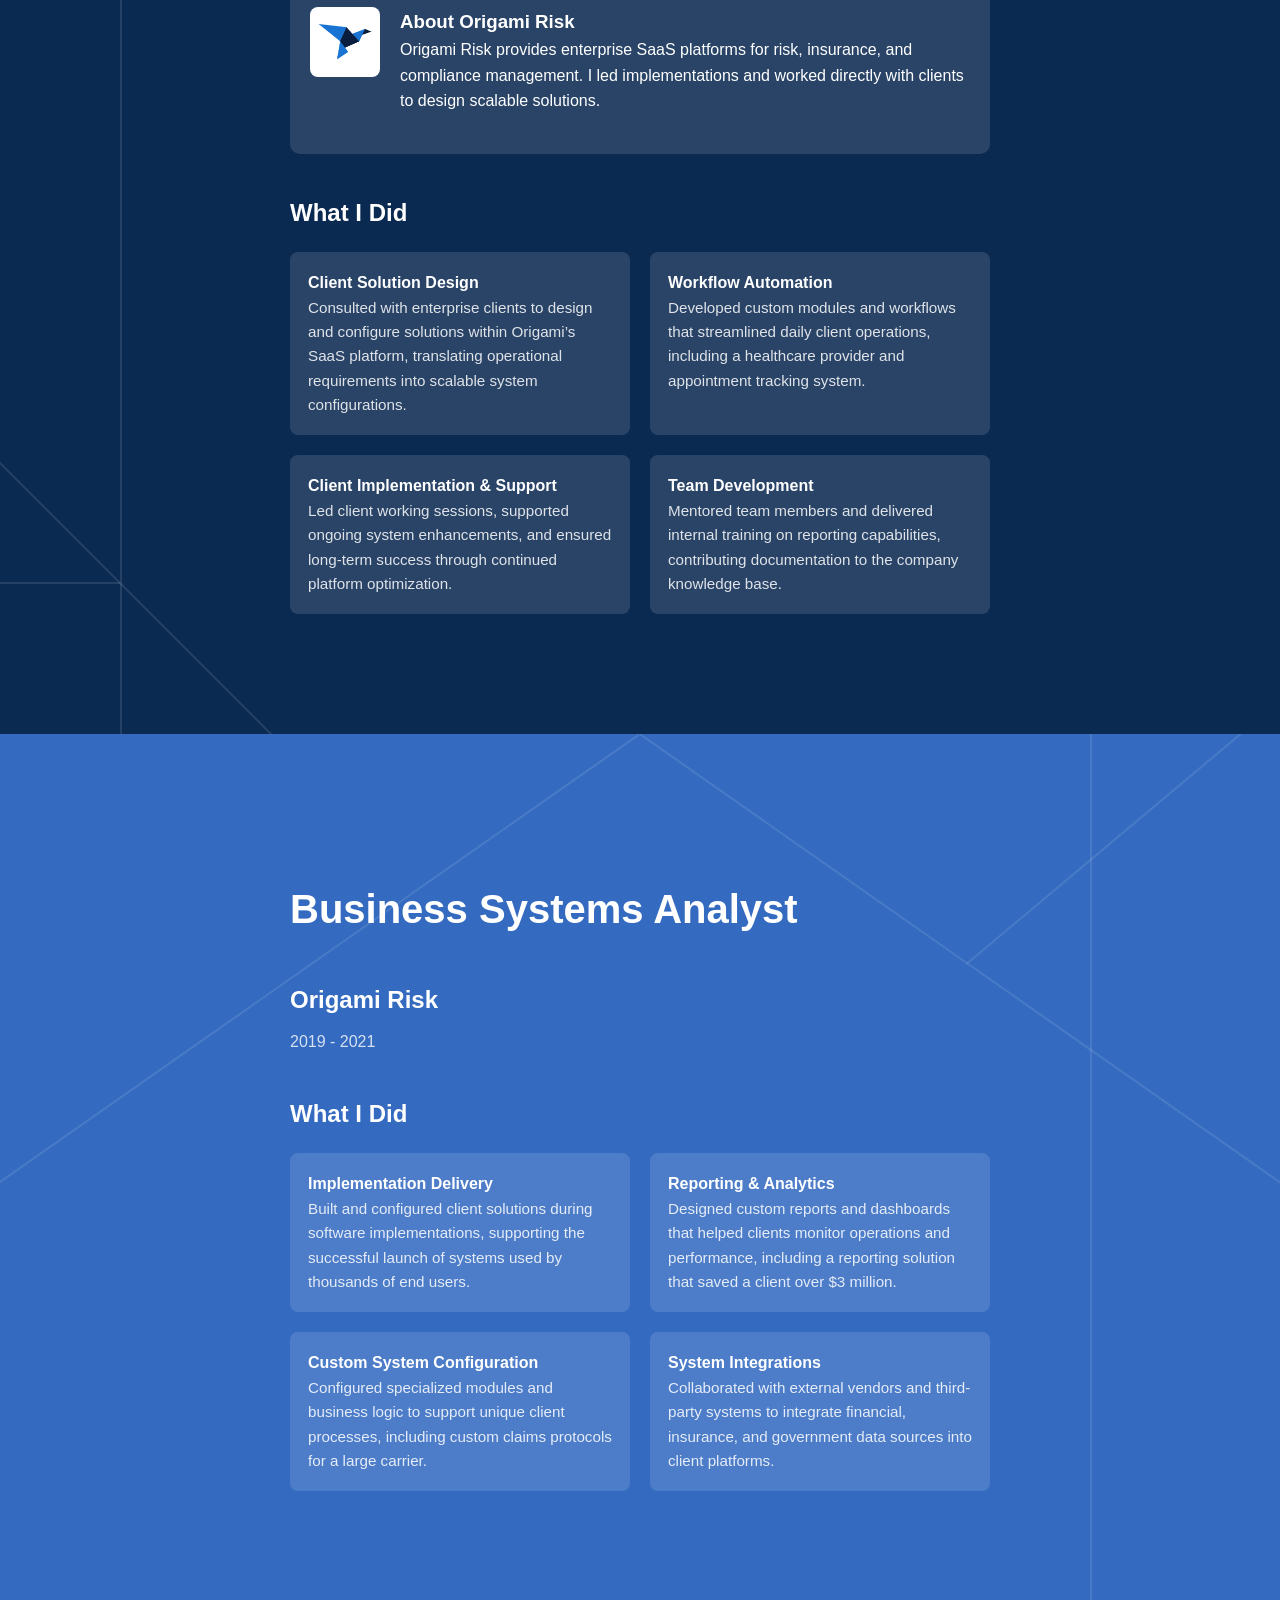
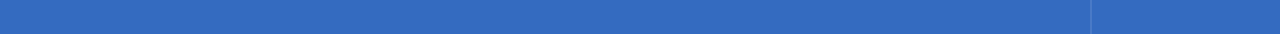
<file: resume.html>
<!DOCTYPE html>
<html lang="en">

<head>
  <meta charset="UTF-8" />
  <title>Career Journey</title>
  <link rel="stylesheet" href="styles.css" />
  <link rel="icon" type="image/png" href="images/chicago_favicon.png">
</head>

<body>

<header>
  <nav>
    <a href="index.html">Home</a> |
    <a href="about.html">About Me</a> |
    <a href="resume.html">Career Journey</a> |
    <a href="portfolio.html">Portfolio</a> |
    <a href="code.html">Coding Toolkit</a> |
    <a href="socials.html">Where To Find Me</a>
  </nav>
</header>

<main>

<!-- KENWAY CONSULTING (CURRENT ROLE) -->
  <img src="images/kenway-logo-large.jpg" alt="Kenway Consulting Logo" class="company-banner">

  <section class="timeline-section kenway">
    <div class="content">
      <h1>Data & DevOps Managing Consultant</h1>
      <h2>Kenway Consulting</h2>
      <p class="year">Jan 2025 → Present</p>
      <div class="company-card">
        <img src="images/kenway-logo-square.jpg" class="company-icon">
        <div>
            <h3>About Kenway Consulting</h3>
            <p>
            Kenway Consulting partners with enterprise organizations to deliver 
            data, cloud, and technology solutions aligned with business strategy.
            By collaborating directly with both business and technology leaders,
            Kenway creates focused project teams designed to drive measurable
            outcomes and deliver high-impact enterprise solutions.
            </p>
        </div>
      </div>
      
      <div class="role-section">
        <h2>What I Do</h2>
        <div class="role-grid">
            <div class="role-item">
            <h4>Enterprise Consulting</h4>
            <p>
            Partner with client leadership to design and deliver enterprise
            data and cloud initiatives aligned with business strategy.
            </p>
            </div>

            <div class="role-item">
            <h4>Cloud & DevOps Strategy</h4>
            <p>
            Advise organizations on scalable infrastructure, deployment
            pipelines, and engineering best practices.
            </p>
            </div>

            <div class="role-item">
            <h4>Cross-Functional Delivery</h4>
            <p>
            Work within focused project teams collaborating with both
            technical and business stakeholders.
            </p>
            </div>

            <div class="role-item">
            <h4>Enterprise Technology Solutions</h4>
            <p>
            Support implementation of modern data and cloud architectures
            for large enterprise environments.
            </p>
            </div>
        </div>
      </div>
    </div>
  </section>

<!-- PARABOLA -->
  <img src="images/parabola-logo.png" class="company-banner parabola-banner" alt="Parabola Logo">

  <section class="timeline-section parabola">
    <div class="content">
      <h1>Technical Launch Manager</h1>
      <h2>Parabola</h2>
      <p class="year">2022 - 2024</p>
      <div class="company-card">
        <img src="images/parabola-logo-square.png" class="company-icon">
        <div>
            <h3>About Parabola</h3>
            <p>
            Parabola is a no-code automation platform that allows teams to build
        powerful data workflows without writing code. I partnered with enterprise
        customers to design and launch automations that transformed operational
        processes.
            </p>
        </div>
      </div>
      
      <div class="role-section">
        <h2>What I Did</h2>
        <div class="role-grid">
            <div class="role-item">
            <h4>Customer Onboarding</h4>
            <p>
                Guided new enterprise customers through onboarding, helping teams design
                automations and workflows that integrated seamlessly with their existing data
                and operational systems.
            </p>
            </div>

            <div class="role-item">
            <h4>Workflow Automation</h4>
            <p>
                Built and refined data workflows using Parabola’s visual tooling to automate
                repetitive operational processes and improve reliability across teams.
            </p>
            </div>

            <div class="role-item">
            <h4>Customer Success</h4>
            <p>
                Partnered closely with customers to troubleshoot challenges, optimize their
                setups, and ensure they were able to fully leverage the platform.
            </p>
            </div>

            <div class="role-item">
            <h4>Product Feedback</h4>
            <p>
                Collaborated with internal teams to translate customer needs into actionable
                product insights that informed feature development and improvements.
            </p>
            </div>
        </div>
      </div>
    </div>
  </section>


<!-- ORIGAMI RISK (Technical Consultant) -->
  <img src="images/origami-logo.png" class="company-banner" alt="Origami Risk Logo">

  <section class="timeline-section origami-section">
    <div class="crease crease-left-vertical"></div>
    <div class="crease crease-left-horizontal"></div>
    <div class="crease crease-left-diagonal"></div>
    <div class="crease crease-right-diagonal"></div>
    <div class="content">
      <h1>Technical Consultant</h1>
      <h2>Origami Risk</h2>
      <p class="year">2021 - 2022</p>
      <div class="company-card">
        <img src="images/origami-logo-square.png" class="company-icon">
        <div>
            <h3>About Origami Risk</h3>
            <p>
            Origami Risk provides enterprise SaaS platforms for risk,
            insurance, and compliance management. I led implementations
            and worked directly with clients to design scalable solutions.
            </p>
        </div>
      </div>
      
      <div class="role-section">
        <h2>What I Did</h2>
        <div class="role-grid">
            <div class="role-item">
            <h4>Client Solution Design</h4>
            <p>
            Consulted with enterprise clients to design and configure solutions within
            Origami’s SaaS platform, translating operational requirements into scalable
            system configurations.
            </p>
            </div>

            <div class="role-item">
            <h4>Workflow Automation</h4>
            <p>
            Developed custom modules and workflows that streamlined daily client
            operations, including a healthcare provider and appointment tracking system.
            </p>
            </div>

            <div class="role-item">
            <h4>Client Implementation & Support</h4>
            <p>
            Led client working sessions, supported ongoing system enhancements,
            and ensured long-term success through continued platform optimization.
            </p>
            </div>

            <div class="role-item">
            <h4>Team Development</h4>
            <p>
            Mentored team members and delivered internal training on reporting
            capabilities, contributing documentation to the company knowledge base.
            </p>
            </div>
        </div>
      </div>
    </div>
  </section>


<!-- ORIGAMI RISK (Business Systems Analyst) -->
  <section class="timeline-section origami-section2">
    <div class="crease peak-left"></div>
    <div class="crease peak-right"></div>
    <div class="crease right-vertical"></div>
    <div class="content">
      <h1>Business Systems Analyst</h1>
      <h2>Origami Risk</h2>
      <p class="year">2019 - 2021</p>
      <div class="role-section">
        <h2>What I Did</h2>
        <div class="role-grid">
            <div class="role-item">
            <h4>Implementation Delivery</h4>
            <p>
            Built and configured client solutions during software implementations,
            supporting the successful launch of systems used by thousands of end users.
            </p>
            </div>

            <div class="role-item">
            <h4>Reporting & Analytics</h4>
            <p>
            Designed custom reports and dashboards that helped clients monitor
            operations and performance, including a reporting solution that saved a
            client over $3 million.
            </p>
            </div>

            <div class="role-item">
            <h4>Custom System Configuration</h4>
            <p>
            Configured specialized modules and business logic to support unique
            client processes, including custom claims protocols for a large carrier.
            </p>
            </div>

            <div class="role-item">
            <h4>System Integrations</h4>
            <p>
            Collaborated with external vendors and third-party systems to integrate
            financial, insurance, and government data sources into client platforms.
            </p>
            </div>
        </div>
      </div>
    </div>
  </section>
  <script>

    const sections = document.querySelectorAll(".timeline-section");
    const observer = new IntersectionObserver(entries => {
        entries.forEach(entry => {
            if(entry.isIntersecting){
                entry.target.classList.add("visible");
            }
        });
    });

    sections.forEach(section => observer.observe(section));
  </script>
</main>

</body>
</html>
</file>
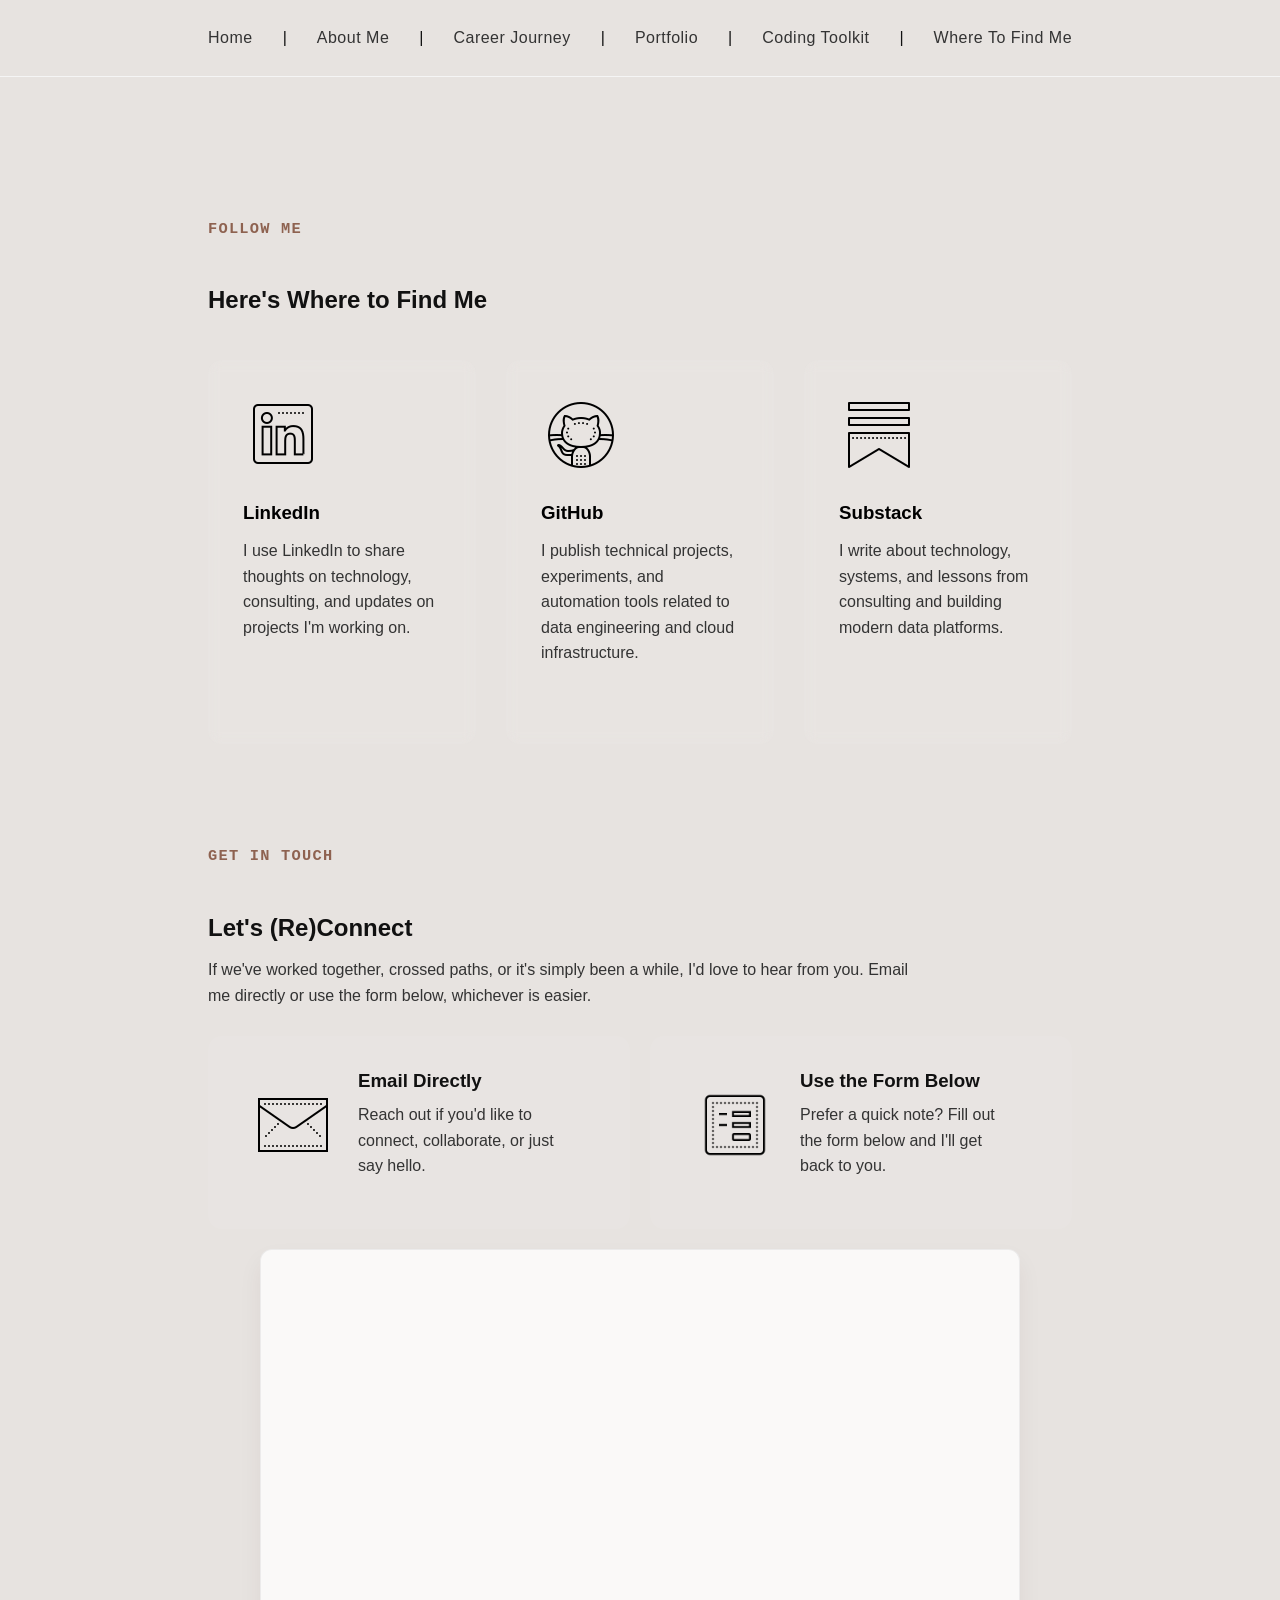
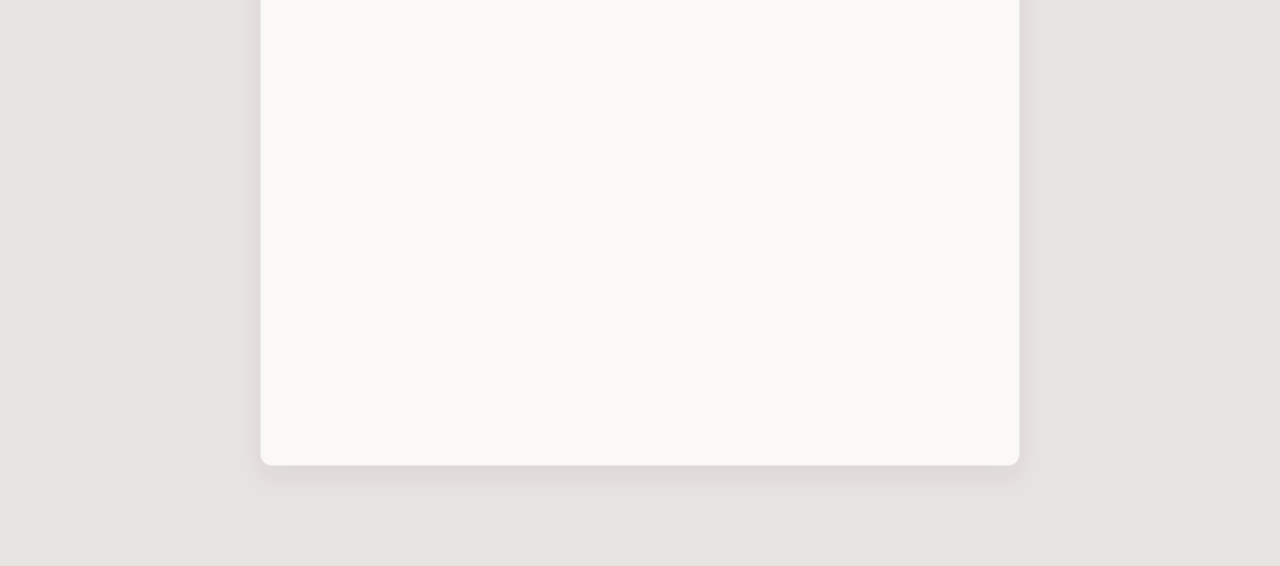
<file: socials.html>
<!DOCTYPE html>
<html lang="en">
<head>
  <meta charset="UTF-8" />
  <title>Socials</title>
  <link rel="stylesheet" href="styles.css" />
  <link rel="icon" type="image/png" href="images/chicago_favicon.png">
</head>
<body>
  <header>
    <nav>
      <a href="index.html">Home</a> |
      <a href="about.html">About Me</a> |
      <a href="resume.html">Career Journey</a> |
      <a href="portfolio.html">Portfolio</a> |
      <a href="code.html">Coding Toolkit</a> |
      <a href="socials.html">Where To Find Me</a> 
    </nav>
  </header>

  <main class="container">
    <section class="find-me">
      <div class="section-heading">
        <p class="section-label">Follow Me</p>
        <h2>Here's Where to Find Me</h2>
        <!-- <p>If we've worked together, crossed paths, or it's simply been a while, I'd love to hear from you. Email me directly or use the form below, whichever is easier.</p> -->
      </div>

    <!-- <h2>Here's Where to Find Me</h2> -->

    <div class="platform-grid">

      <!-- LinkedIn -->
      <a href="https://www.linkedin.com/in/katie-swade/" target="_blank" class="platform-card linkedin">
        <img src="images/linkedin.png" class="platform-logo">
        <h3>LinkedIn</h3>
        <p>
          I use LinkedIn to share thoughts on technology, consulting, and updates on projects I'm working on.
        </p>
        <div class="platform-btn">Follow Me →</div>
      </a>


      <!-- GitHub -->
      <a href="https://github.com/kswade" target="_blank" class="platform-card github">
        <img src="images/github.png" class="platform-logo">
        <h3>GitHub</h3>
        <p>
          I publish technical projects, experiments, and automation tools
          related to data engineering and cloud infrastructure.
        </p>
        <div class="platform-btn">View Projects →</div>
      </a>
      

      <!-- Substack -->
      <a href="https://substack.com/@katieswade" target="_blank" class="platform-card substack">
        <img src="images/substack.png" class="platform-logo">
        <h3>Substack</h3>
        <p>
          I write about technology, systems, and lessons from consulting
          and building modern data platforms.
        </p>
        <div class="platform-btn">Read My Writing →</div>
      </a>
    </div>
  </section>

  <section class="container contact-options-section">
    <div class="section-heading">
      <p class="section-label">Get In Touch</p>
      <h2>Let's (Re)Connect</h2>
      <p>If we've worked together, crossed paths, or it's simply been a while, I'd love to hear from you. Email me directly or use the form below, whichever is easier.</p>
    </div>

    <div class="contact-options-grid">
      <a href="mailto:katherine.swade@kenwayconsulting.com" target="_blank" class="contact-card">
        <img src="images/email.png" class="platform-logo" alt="">
        <div class="contact-text">
          <h3>Email Directly</h3>
          <p>Reach out if you'd like to connect, collaborate, or just say hello.</p>
        </div>
        <div class="platform-btn">Email me →</div>
      </a>

      <a href="#contact-form" class="contact-card contact-card-form">
        <img src="images/form.png" class="platform-logo" alt="">
        <div class="contact-text">
          <h3>Use the Form Below</h3>
          <p>Prefer a quick note? Fill out the form below and I'll get back to you.</p>
        </div>
        <div class="platform-btn"></div>
      </a>
    </div>
  </section>

  <section id="contact-form" class="container form-frame-section">
    <div class="form-embed">
      <iframe src="https://docs.google.com/forms/d/e/1FAIpQLSd6wdYrvElMP0uqerya2jm1ktlsKScAkp2A3EWwmVqJKLq7tQ/viewform?embedded=true" frameborder="0" marginheight="0" marginwidth="0" loading="lazy">Loading…</iframe>
    </div>
  </section>
  
</main>
</body>
</html>
</file>
<file: styles.css>
/* =========================
   Base Reset
========================= */
*{
   margin:0;
   padding:0;
   box-sizing:border-box;
   margin:0;
   padding:0;
   box-sizing:border-box;
}

/* =========================
   Color Variables
========================= */
:root{
   --black:#111111;
   --dark-gray:#333333;
   --light-gray:#f5f5f5;
   --white:#ffffff;
   --background:#fffcfa;
   --background2:#E7E3E0;
   
   --sage:#9CAF9F;
   --burnt-orange:#C65D1E;
   
   /* Kenway */
   
   --kenway-maroon: #900507; 
   --kenway-dark-maroon: #660507; 
   --kenway-sky-blue: #B3D1EB; 
   --kenway-grey: #58585B; 
   --kenway-salmon: #B45C45; 
   --kenway-blue: #407FC2; 
   --kenway-tan1: #E9EAE2; 
   --kenway-tan2: #F1F2EA;
   
   /* Parabola */
   
   --parabola-black:#181717;
   --parabola-darkgreen:#3C6255;
   --parabola-teal:#7CE9BD;
   
   /* Origami */
   
   --origami-blue:#224D78;
   --origami-light-blue:#346BC0;
}

/* =========================
   Body
========================= */

body{
   font-family:-apple-system,BlinkMacSystemFont,"Segoe UI",Roboto,sans-serif;
   background:var(--background2);
   color:var(--black);
   line-height:1.6;
}

.home-page{
   min-height:100vh;
}

/* =========================
   Layout Container
========================= */

.container{
   max-width:1200px;
   margin:auto;
   padding:60px;
}

/* =========================
   Navigation
========================= */

nav{
   display:flex;
   justify-content:center;
   gap:30px;
   padding:25px 0;
   border-bottom:1px solid var(--light-gray);
}

nav a{
   text-decoration:none;
   color:var(--dark-gray);
   font-weight:500;
   letter-spacing:.5px;
   transition:.2s;
}

nav a:hover{
   color:var(--burnt-orange);
}

/* =========================
   Typography
========================= */

h1{
   font-size:2.5rem;
   margin-bottom:20px;
}

h2{
   margin-top:40px;
   margin-bottom:10px;
}

p{
   margin-bottom:20px;
   color:var(--dark-gray);
}

/* =========================
   Links
========================= */

a{
   color:#8E6250;
}

a:hover{
   color:#462521;
}

/* =========================
   Images
========================= */
img{
   max-width:100%;
   height:auto;
}

/* =========================
   Home Page Layout
========================= */

.home-section{
   display:flex;
   align-items:flex-start;
   gap:40px;
}

.profile-pic{
   width:320px;
   border-radius:8px;
}

.about-text{
   flex:1;
}

/* =========================
   Home Page Refresh
========================= */

.hero-shell{
   position:relative;
   overflow:hidden;
   padding:40px 24px 24px;
}

.hero-shell::before{
   content:"";
   position:absolute;
   top:-120px;
   right:-80px;
   width:360px;
   height:360px;
   background:radial-gradient(circle, rgba(198,93,30,0.2) 0%, rgba(198,93,30,0) 70%);
   pointer-events:none;
}

.hero-shell::after{
   content:"";
   position:absolute;
   bottom:20px;
   left:-120px;
   width:300px;
   height:300px;
   background:radial-gradient(circle, rgba(156,175,159,0.24) 0%, rgba(156,175,159,0) 72%);
   pointer-events:none;
}

.hero-grid{
   position:relative;
   z-index:1;
   width:min(1120px, 100%);
   margin:0 auto;
   display:grid;
   grid-template-columns:minmax(0, 1.4fr) minmax(300px, .9fr);
   gap:56px;
   align-items:start;
}

.hero-copy{
   padding:28px 0;
}

.eyebrow,
.section-label,
.highlight-label,
.portrait-kicker,
.path-number{
   font-family:"Courier New", Courier, monospace;
   letter-spacing:.08em;
   text-transform:uppercase;
}

.eyebrow{
   display:inline-block;
   margin-bottom:14px;
   padding:8px 12px;
   border-radius:999px;
   background:rgba(255,255,255,0.65);
   color:#8E6250;
   font-size:.92rem;
}

.home-page h1{
   max-width:17ch;
   font-size:clamp(2rem, 3.6vw, 3.05rem);
   line-height:1.05;
   margin-bottom:16px;
}

.hero-intro{
   max-width:56ch;
   font-size:1.02rem;
   color:var(--dark-gray);
   margin-bottom:24px;
}

.hello-world-inline{
   font-family:"Courier New", Courier, monospace;
   font-weight:700;
   color:var(--burnt-orange);
}

.hero-actions{
   display:flex;
   flex-wrap:wrap;
   gap:14px;
   margin-bottom:32px;
}

.button-primary,
.button-secondary{
   display:inline-flex;
   align-items:center;
   justify-content:center;
   min-height:48px;
   padding:12px 20px;
   border-radius:999px;
   text-decoration:none;
   font-weight:600;
   transition:transform .2s ease, box-shadow .2s ease, background .2s ease, color .2s ease;
}

.button-primary{
   background:var(--burnt-orange);
   color:var(--white);
   box-shadow:0 10px 18px rgba(198,93,30,0.18);
}

.button-secondary{
   background:rgba(198,93,30,0.1);
   color:var(--burnt-orange);
   border:1px solid rgba(198,93,30,0.24);
}

.button-primary:hover,
.button-secondary:hover,
.path-card:hover{
   transform:translateY(-2px);
}

.button-primary:hover{
   color:var(--white);
   background:#b9561b;
}

.button-secondary:hover{
   color:#8f4315;
   background:rgba(198,93,30,0.16);
}

.button-primary:focus-visible,
.button-secondary:focus-visible,
.path-card:focus-visible,
.platform-card:focus-visible,
.contact-card:focus-visible{
   outline:3px solid rgba(198,93,30,0.32);
   outline-offset:3px;
}

.hero-highlights{
   display:grid;
   grid-template-columns:repeat(3, minmax(0, 1fr));
   gap:16px;
}

.highlight-card{
   padding:18px;
   border-radius:14px;
   background:rgba(255,255,255,0.72);
   border:1px solid rgba(17,17,17,0.06);
   box-shadow:0 10px 20px rgba(66,42,31,0.05);
}

.highlight-label{
   display:block;
   margin-bottom:10px;
   font-size:.78rem;
   color:#8E6250;
}

.highlight-card p{
   margin:0;
   color:var(--dark-gray);
}

.hero-portrait-card{
   position:relative;
   margin-top:72px;
   padding:22px;
   border-radius:18px;
   background:rgba(255,255,255,0.68);
   border:1px solid rgba(17,17,17,0.08);
   box-shadow:0 16px 30px rgba(66,42,31,0.08);
}

.portrait-frame{
   position:relative;
   padding:14px;
   border-radius:14px;
   background:linear-gradient(135deg, rgba(198,93,30,0.12), rgba(156,175,159,0.14));
   margin-bottom:18px;
}

.home-page .profile-pic{
   width:100%;
   display:block;
   border-radius:18px;
   box-shadow:0 16px 32px rgba(49,30,22,0.14);
}

.portrait-note{
   padding:18px;
   border-radius:12px;
   background:rgba(255,252,250,0.9);
}

.portrait-kicker{
   display:block;
   margin-bottom:8px;
   color:#8E6250;
   font-size:.8rem;
}

.portrait-note p:last-child{
   margin:0;
}

.welcome-section,
.values-section{
   padding-top:36px;
   padding-bottom:72px;
}

.section-heading{
   max-width:720px;
   margin-bottom:28px;
}

.section-label{
   color:#8E6250;
   font-size:.96rem;
   font-weight:700;
   margin-bottom:10px;
}

.path-grid,
.values-grid{
   display:grid;
   grid-template-columns:repeat(3, minmax(0, 1fr));
   gap:20px;
}

.path-card,
.value-card{
   display:block;
   padding:26px;
   border-radius:14px;
   text-decoration:none;
   border:1px solid rgba(17,17,17,0.07);
   background:rgba(255,255,255,0.7);
   box-shadow:0 12px 20px rgba(66,42,31,0.06);
   transition:transform .2s ease, box-shadow .2s ease, border-color .2s ease;
}

.path-card{
   color:inherit;
}

.path-card:hover,
.value-card:hover{
   box-shadow:0 20px 34px rgba(66,42,31,0.12);
   border-color:rgba(198,93,30,0.3);
}

.path-number{
   display:inline-block;
   margin-bottom:12px;
   color:#8E6250;
   font-size:.92rem;
}

.path-card h3,
.value-card h3{
   margin-bottom:12px;
   font-size:1.55rem;
}

.path-card p,
.value-card p{
   margin:0;
   color:var(--dark-gray);
}

.values-panel{
   padding:36px;
   border-radius:18px;
   background:
      linear-gradient(135deg, rgba(255,252,250,0.94), rgba(231,227,224,0.92));
   border:1px solid rgba(17,17,17,0.07);
   box-shadow:0 16px 28px rgba(66,42,31,0.07);
}

@media (max-width: 980px){
   .hero-grid,
   .path-grid,
   .values-grid,
   .hero-highlights{
      grid-template-columns:1fr;
   }

   .home-page h1{
      max-width:none;
   }
}

@media (max-width: 720px){
   .container{
      padding:32px 20px;
   }

   .hero-shell{
      padding:20px 16px 16px;
   }

   .home-page h1{
      font-size:clamp(2rem, 9vw, 3rem);
   }

   .hero-copy{
      padding:20px 0 0;
   }

   .hero-portrait-card{
      margin-top:0;
   }

   .hero-portrait-card,
   .values-panel,
   .path-card,
   .value-card{
      border-radius:14px;
   }
}

/* =========================
   Portfolio
========================= */

.portfolio-page{
   min-height:100vh;
}

.portfolio-intro-panel{
   margin:20px auto 48px;
   padding:36px;
   border-radius:18px;
   background:rgba(255,255,255,0.55);
   border:1px solid rgba(17,17,17,0.06);
   box-shadow:0 16px 28px rgba(66,42,31,0.06);
}

.portfolio-intro-panel h1{
   max-width:960px;
   font-size:clamp(1.9rem, 3.6vw, 3rem);
   line-height:1.1;
   margin-bottom:16px;
}

.portfolio-intro-panel p:last-child{
   max-width:960px;
   margin-bottom:0;
}

.portfolio-stories,
.portfolio-industries{
   padding-top:0;
}

.project-story-grid{
   display:grid;
   grid-template-columns:repeat(2, minmax(0, 1fr));
   gap:24px;
   align-items:start;
}

.project-story-card,
.industry-card{
   padding:28px;
   border-radius:14px;
   background:rgba(255,255,255,0.7);
   border:1px solid rgba(17,17,17,0.07);
   box-shadow:0 14px 24px rgba(66,42,31,0.06);
}

.project-story-card{
   display:flex;
   flex-direction:column;
}

.portfolio-card-kicker{
   font-family:"Courier New", Courier, monospace;
   font-size:.8rem;
   font-weight:700;
   letter-spacing:.08em;
   text-transform:uppercase;
   color:#8E6250;
   margin-bottom:12px;
}

.project-story-card h3,
.industry-card h3{
   font-size:1.45rem;
   line-height:1.2;
   margin-bottom:12px;
}

.project-story-impact{
   color:var(--dark-gray);
}

.project-story-tags{
   display:flex;
   flex-wrap:wrap;
   gap:8px;
   margin:4px 0 22px;
}

.project-story-tags span{
   display:inline-flex;
   padding:6px 9px;
   border-radius:999px;
   background:rgba(198,93,30,0.09);
   color:#8E6250;
   font-size:.84rem;
   font-weight:600;
}

.project-story-details{
   margin-top:auto;
   border-top:1px solid rgba(17,17,17,0.08);
   padding-top:18px;
}

.project-story-details summary{
   color:var(--burnt-orange);
   cursor:pointer;
   font-weight:700;
}

.project-story-details summary:hover{
   color:#8f4315;
}

.project-story-expanded{
   padding-top:18px;
}

.project-story-expanded h4{
   margin:20px 0 8px;
   font-size:.92rem;
   letter-spacing:.08em;
   text-transform:uppercase;
   color:#8E6250;
}

.project-story-expanded ul{
   padding-left:20px;
   color:var(--dark-gray);
}

.project-story-expanded li + li{
   margin-top:8px;
}

.project-media-link{
   display:flex;
   align-items:center;
   gap:16px;
   margin:20px 0 6px;
   padding:18px;
   border-radius:12px;
   text-decoration:none;
   color:inherit;
   background:rgba(255,252,250,0.82);
   border:1px solid rgba(198,93,30,0.18);
   transition:transform .2s ease, border-color .2s ease, box-shadow .2s ease;
}

.project-media-link:hover{
   transform:translateY(-2px);
   border-color:rgba(198,93,30,0.36);
   box-shadow:0 12px 22px rgba(66,42,31,0.08);
}

.project-media-link strong,
.project-media-link small{
   display:block;
}

.project-media-link small{
   margin-top:3px;
   color:#666;
}

.project-media-play{
   width:48px;
   height:48px;
   flex:0 0 48px;
   display:inline-flex;
   align-items:center;
   justify-content:center;
   border-radius:999px;
   background:rgba(198,93,30,0.12);
   border:1px solid rgba(198,93,30,0.24);
}

.project-media-play::before{
   content:"";
   width:0;
   height:0;
   margin-left:4px;
   border-top:10px solid transparent;
   border-bottom:10px solid transparent;
   border-left:15px solid var(--burnt-orange);
}

.note{
   margin-top:18px;
   font-size:.9rem;
   color:#666;
   font-style:italic;
}

.industry-grid{
   display:grid;
   grid-template-columns:repeat(4, minmax(0, 1fr));
   gap:18px;
}

.industry-card p{
   margin-bottom:0;
}

@media (max-width: 980px){
   .project-story-grid,
   .industry-grid{
      grid-template-columns:1fr 1fr;
   }
}

@media (max-width: 720px){
   .portfolio-intro-panel,
   .project-story-card,
   .industry-card{
      padding:24px;
   }

   .project-story-grid,
   .industry-grid{
      grid-template-columns:1fr;
   }
}

/* =========================
   Code Snippet Tools
========================= */

.code-page main{
   padding-bottom:80px;
}

.snippets-list{
   display:grid;
   gap:28px;
   padding-top:0;
   padding-bottom:0;
}

.snippet-tool{
   padding:30px;
   border-radius:18px;
   background:rgba(255,255,255,0.55);
   border:1px solid rgba(17,17,17,0.06);
   box-shadow:0 16px 28px rgba(66,42,31,0.06);
}

.snippet-tool-header{
   max-width:760px;
   margin-bottom:24px;
}

.snippet-tool-header h2{
   margin-top:0;
   margin-bottom:10px;
   font-size:clamp(1.45rem, 2.2vw, 1.9rem);
   line-height:1.18;
}

.snippet-tool-header p:last-child{
   margin-bottom:0;
   color:#666;
}

.snippet-tool-card{
   padding:28px;
   border-radius:12px;
   background:rgba(255,255,255,0.72);
   border:1px solid rgba(17,17,17,0.07);
   box-shadow:0 16px 28px rgba(66,42,31,0.06);
}

.snippet-tool-card label{
   display:block;
   margin-bottom:10px;
   font-family:"Courier New", Courier, monospace;
   font-size:.84rem;
   font-weight:700;
   letter-spacing:.08em;
   text-transform:uppercase;
   color:#8E6250;
}

.field-group{
   margin-bottom:18px;
}

.snippet-tool-card textarea,
.snippet-text-input{
   width:100%;
   display:block;
   padding:16px;
   border:1px solid rgba(17,17,17,0.12);
   border-radius:8px;
   background:rgba(255,252,250,0.92);
   color:var(--black);
   font:1rem/1.5 "Courier New", Courier, monospace;
   box-shadow:inset 0 1px 2px rgba(66,42,31,0.05);
}

.snippet-tool-card textarea{
   min-height:150px;
   resize:vertical;
}

.snippet-text-input{
   min-height:52px;
}

.snippet-tool-card textarea:focus,
.snippet-text-input:focus{
   outline:3px solid rgba(198,93,30,0.24);
   border-color:rgba(198,93,30,0.5);
}

.snippet-tool-card textarea::placeholder{
   color:rgba(51,51,51,0.58);
}

.snippet-two-column{
   display:grid;
   grid-template-columns:repeat(2, minmax(0, 1fr));
   gap:18px;
}

.snippet-options{
   display:grid;
   grid-template-columns:repeat(4, minmax(0, 1fr));
   gap:12px;
   margin:18px 0 24px;
}

.snippet-tool-card .snippet-option,
.snippet-tool-card .snippet-select-label{
   min-height:46px;
   display:flex;
   align-items:center;
   gap:10px;
   margin-bottom:0;
   padding:10px 12px;
   border:1px solid rgba(17,17,17,0.08);
   border-radius:8px;
   background:rgba(255,252,250,0.68);
   color:var(--dark-gray);
   font-family:inherit;
   font-size:.94rem;
   font-weight:500;
   letter-spacing:0;
   text-transform:none;
}

.snippet-tool-card .snippet-option input{
   width:16px;
   height:16px;
   accent-color:var(--burnt-orange);
}

.snippet-tool-card .snippet-select-label{
   justify-content:space-between;
}

.snippet-tool-card .snippet-select-label select{
   min-width:110px;
   padding:7px 8px;
   border:1px solid rgba(17,17,17,0.12);
   border-radius:7px;
   background:var(--white);
   color:var(--black);
   font:inherit;
}

.snippet-tool-card .snippet-select-label select:focus{
   outline:3px solid rgba(198,93,30,0.24);
   border-color:rgba(198,93,30,0.5);
}

.snippet-tool-actions{
   display:flex;
   flex-wrap:wrap;
   gap:12px;
   margin:18px 0 24px;
}

.snippet-action-button{
   background:rgba(198,93,30,0.1);
   border:1px solid rgba(198,93,30,0.24);
   color:var(--burnt-orange);
   cursor:pointer;
   font:inherit;
   box-shadow:none;
}

.snippet-action-button:hover{
   color:var(--white);
   background:#b9561b;
   box-shadow:0 10px 18px rgba(198,93,30,0.18);
}

.output-heading{
   display:flex;
   align-items:center;
   justify-content:space-between;
   gap:16px;
   margin-bottom:10px;
}

.output-heading label{
   margin-bottom:0;
}

.copy-button{
   display:inline-flex;
   align-items:center;
   gap:8px;
   min-height:40px;
   padding:8px 12px;
   border:1px solid rgba(198,93,30,0.24);
   border-radius:999px;
   background:rgba(198,93,30,0.1);
   color:var(--burnt-orange);
   font-weight:700;
   cursor:pointer;
   transition:background .2s ease, color .2s ease, transform .2s ease, box-shadow .2s ease;
}

.copy-button svg{
   width:18px;
   height:18px;
   fill:none;
   stroke:currentColor;
   stroke-width:2;
   stroke-linecap:round;
   stroke-linejoin:round;
}

.copy-button:hover{
   transform:translateY(-2px);
   color:var(--white);
   background:#b9561b;
   box-shadow:0 10px 18px rgba(198,93,30,0.18);
}

.copy-button:focus-visible,
.snippet-action-button:focus-visible{
   outline:3px solid rgba(198,93,30,0.32);
   outline-offset:3px;
}

@media (max-width: 820px){
   .snippet-tool{
      padding:24px;
   }

   .snippet-options{
      grid-template-columns:repeat(2, minmax(0, 1fr));
   }

   .snippet-two-column{
      grid-template-columns:1fr;
      gap:0;
   }
}

@media (max-width: 720px){
   .snippets-list{
      padding-left:20px;
      padding-right:20px;
   }

   .snippet-tool-card{
      padding:22px 18px;
   }

   .snippet-options{
      grid-template-columns:1fr;
   }

   .output-heading{
      align-items:flex-start;
      flex-direction:column;
   }
}

/* =========================
   Career Page Sections
========================= */

.timeline-section{
   min-height:100vh;
   display:flex;
   align-items:center;
   justify-content:center;
   padding:80px;
   opacity:0;
   transform:translateY(40px);
   transition:.6s;
}

.timeline-section.visible{
   opacity:1;
   transform:translateY(0);
}

/* =========================
   Section Content
========================= */

.content{
   max-width:700px;
   color:white;
}

.year{
   opacity:.8;
   margin-bottom:20px;
   color:white;
}

/* =========================
   Company Card
========================= */
.logo-container{
  /* display:flex; */
  align-items:center;
  justify-content:center;
  /* height:60px; */
}

.company-banner{
  display:block;
  margin:20px auto;
  /* width:80%; */
  /* max-width:500px; */
  /* height:auto; */
  width:auto;
  height: 230px;
}

.parabola-banner{
  /* width:60%; */
  height: 170px;
  padding:30px;
}

.company-card{
  display:flex;
  gap:20px;
  background:rgba(255,255,255,.12);
  padding:20px;
  border-radius:10px;
  margin:30px 0;
  align-items:flex-start;
}

.company-icon{
  width:70px;
  height:70px;
  object-fit:contain;
  background:white;
  padding:8px;
  border-radius:8px;
}

.company-card h4{
  margin-top:0;
}

.company-card p{
  color:white;
}

/* =========================
   Role
========================= */

.role-section{
   margin-top:40px;
}

.role-grid{
   display:grid;
   grid-template-columns:1fr 1fr;
   gap:20px;
   margin-top:20px;
}

.role-item{
   background:rgba(255,255,255,.12);
   padding:18px;
   border-radius:8px;
}

.role-item h5{
   margin-bottom:8px;
   font-size:1rem;
   font-weight:600;
   color:white;
}

.role-item p{
   margin:0;
   font-size:.95rem;
   color:rgba(255,255,255,0.85);
}

.role-section{
   margin-top:30px;
   width:100%;
}

/* =========================
   Section Backgrounds
========================= */

.kenway{
   background:linear-gradient(135deg,
   var(--kenway-dark-maroon),
   var(--kenway-maroon));
}

.kenway .role-section h3{
   color:var(--kenway-salmon);
}

.parabola{
  background:var(--parabola-black);
  background-image:
  linear-gradient(rgba(255,255,255,.04) 1px, transparent 1px),
  linear-gradient(90deg, rgba(255,255,255,.04) 1px, transparent 1px);
  background-size:16px 16px;
}

.parabola .role-item h5{
   color:var(--parabola-teal);
   color:var(--parabola-teal);
}

.origami-section{
  position:relative !important;
  background:#0b2a52;
  padding:120px 40px;
  overflow:hidden;
}

.crease{
  position:absolute;
  background:rgba(255,255,255,0.1); 
}

.crease-left-vertical{
  left:120px;
  top:0;
  bottom:0;
  width:2px;
}

.crease-left-horizontal{
  position:fixed;
  bottom:150px;
  left:0px;
  width:120px;
  height:2px;
}

.crease-left-diagonal{
  position:fixed;
  bottom:70px;
  left:-200px;
  width:800px;
  height:2px;
  transform:rotate(45deg);
}

.crease-right-diagonal{
  position:fixed;
  top:70px;
  right:-200px;
  width:800px;
  height:2px;
  transform:rotate(45deg);
}

.origami-section2{
  position:relative !important;
  background:var(--origami-light-blue);
  padding:120px 40px;
  overflow:hidden;
}

.peak-left{
  position:absolute;
  top:0;
  right:50%;
  width:2px;
  height:500%;
  transform-origin:left top;
  transform:rotate(55deg);
}

.peak-right{
  position:absolute;
  top:0;
  right:50%;
  width:2px;
  height:500%;
  transform-origin:left top;
  transform:rotate(-55deg);
}

.peak-right::after{
  content:"";
  position:absolute;

  top:400px;   
  left:0;

  width:40000px;
  height:2px;

  background:rgba(255,255,255,0.1);

  transform-origin:left center;
  transform:rotate(15deg);
}

.right-vertical{
  position:absolute;
  top:0;
  left:calc(50% + 450px); 
  width:2px;
  height:100%;
}

/* =========================
   Smooth Scrolling
========================= */

html{
   scroll-behavior:smooth;
   scroll-behavior:smooth;
}

/* =========================
   Footer
========================= */

footer{
   margin-top:60px;
   padding:30px 0;
   text-align:center;
   font-size:.9rem;
   color:var(--dark-gray);
   border-top:1px solid var(--light-gray);
   margin-top:60px;
   padding:30px 0;
   text-align:center;
   font-size:.9rem;
   color:var(--dark-gray);
   border-top:1px solid var(--light-gray);
}

/* =========================
   Form Embed
========================= */
.form-section{
   padding-top:20px;
   padding-bottom:20px;
}

.reconnect-card{
   max-width:760px;
   margin:0 auto;
   padding:28px 30px;
   border-radius:18px;
   background:rgba(255,255,255,0.74);
   border:1px solid rgba(17,17,17,0.07);
   box-shadow:0 12px 24px rgba(66,42,31,0.06);
}

.reconnect-card p{
   margin-bottom:0;
   color:var(--dark-gray);
   font-size:1.02rem;
}

.form-frame-section{
   padding-top:0;
   padding-bottom:40px;
}
.form-embed{
   max-width:760px;
   margin:0 auto;
   padding:18px;
   border-radius:12px;
   background:rgba(255,255,255,0.78);
   box-shadow:0 12px 24px rgba(66,42,31,0.06);
   border:1px solid rgba(17,17,17,0.06);
}
.form-embed iframe{
   width:100%;
   aspect-ratio:640 / 691;
   height:auto;
   border:0;
   display:block;
   border-radius:10px;
}

@media (max-width:720px){
   .form-embed{
      max-width:100%;
      margin:0;
      padding:12px;
      border-radius:10px;
   }

   .reconnect-card{
      padding:22px 20px;
      border-radius:14px;
   }
}


/* =========================
   Where to find me page
========================= */

.find-me{
   padding:80px 10%;
   text-align:left;
}

.platform-grid{
   display:grid;
   grid-template-columns:repeat(3, 1fr);
   gap:30px;
   margin-top:40px;
   display:grid;
   grid-template-columns:repeat(3, 1fr);
   gap:30px;
   margin-top:40px;
}

.platform-card{
   position:relative;
   background:rgba(255,255,255,.05);
   border-radius:14px;
   padding:35px;
   text-align:left;
   transition:all .3s ease;
   backdrop-filter:blur(6px);
   position:relative;
   background:rgba(255,255,255,.05);
   border-radius:14px;
   padding:35px;
   text-align:left;
   transition:all .3s ease;
   backdrop-filter:blur(6px);
}

.platform-card:hover{
   transform:translateY(-8px);
   transform:translateY(-8px);
}

.platform-logo{
   height:80px;
   margin-bottom:16px;
   height:80px;
   margin-bottom:16px;
}

.platform-card h3{
   color:black;
   margin-bottom:10px;
   color:black;
   margin-bottom:10px;
}

.platform-card{
   display:block;
   text-decoration:none;
   color:inherit;
   position:relative;
   background:rgba(255,255,255,.05);
   border-radius:14px;
   padding:35px;
   transition:all .3s ease;
   cursor:pointer;
   display:block;
   text-decoration:none;
   color:inherit;
   position:relative;
   background:rgba(255,255,255,.05);
   border-radius:14px;
   padding:35px;
   transition:all .3s ease;
   cursor:pointer;
}

.platform-btn{
   opacity:0;
   transform:translateY(10px);
   transition:all .25s ease;
   margin-top:18px;
   font-size:.9rem;
   font-weight:500;
   opacity:0;
   transform:translateY(10px);
   transition:all .25s ease;
   margin-top:18px;
   font-size:.9rem;
   font-weight:500;
}

.platform-card:hover .platform-btn{
   opacity:1;
   transform:translateY(0);
   opacity:1;
   transform:translateY(0);
}

.linkedin:hover{
   box-shadow:0 10px 35px rgba(10,102,194,.35);
   box-shadow:0 10px 35px rgba(10,102,194,.35);
}

.github:hover{
   box-shadow:0 10px 35px rgb(0, 0, 0);
   box-shadow:0 10px 35px rgb(0, 0, 0);
}

.substack:hover{
   box-shadow:0 10px 35px rgba(255,103,0,.35);
}

.contact-section{
   margin-top:40px;
   text-align:center;
}

.contact-options-section{
   padding:20px 10%;
}

.contact-options-grid{
   display:grid;
   grid-template-columns:repeat(2, minmax(0, 1fr));
   gap:20px;
   align-items:stretch;
}

.contact-card{
   display:flex;
   align-items:center;
   gap:25px;
   background:rgba(255,255,255,.05);
   border-radius:14px;
   padding:30px 7px 30px 45px;
   margin:0;
   max-width:none;
   text-decoration:none;
   color:inherit;
   transition:all .25s ease;
}

.contact-card:hover{
   transform:translateY(-6px);
   box-shadow:0 10px 35px rgba(100, 40, 126, 0.662);
}

.contact-logo{
   height:40px;
   width:auto;
}

.contact-text{
   text-align:left;
   display:flex;
   flex-direction:column;
}

.contact-text h3{
   margin-bottom:6px;
}

.contact-card .platform-btn{
   margin-left:auto;
}

.contact-card-form{
   padding-right:32px;
}

.contact-card-form .platform-btn{
   opacity:1;
   transform:none;
}

@media (max-width:720px){
   .contact-options-grid{
      grid-template-columns:1fr;
   }

   .contact-card{
      padding:26px 24px;
   }
}


/* =========================
   About Me Numbers
========================= */
.about-main{
   display:grid;
   grid-template-columns:minmax(300px, 1fr) minmax(320px, 1fr);
   align-items:center;
   gap:48px;
   margin:20px auto 100px;
   padding:36px;
   border-radius:18px;
   background:rgba(255,255,255,0.55);
   border:1px solid rgba(17,17,17,0.06);
   box-shadow:0 16px 28px rgba(66,42,31,0.06);
}

.about-main-image-wrap{
   padding:14px;
   border-radius:16px;
   background:linear-gradient(135deg, rgba(198,93,30,0.08), rgba(156,175,159,0.12));
}

.about-main-image{
   display:block;
   width:100%;
   max-width:100%;
   border-radius:12px;
}

.about-main-text{
   flex:1;
   max-width:520px;
}

.about-main-text p:last-child{
   margin-bottom:0;
}

.about-story-line{
   font-family:"Courier New", Courier, monospace;
}

.about-intro{
   font-size:clamp(1.6rem, 3vw, 2.2rem);
   line-height:1.2;
   color:var(--black);
   margin-bottom:16px;
}

@media (max-width: 820px){
   .about-main{
      grid-template-columns:1fr;
      gap:28px;
      padding:24px;
      margin-bottom:72px;
   }

   .about-main-text{
      max-width:none;
   }

   .about-intro{
      font-size:clamp(1.4rem, 7vw, 1.9rem);
   }
}

.story-block{
   display:flex;
   align-items:center;
   gap:80px;
   margin:120px auto;
   max-width:1100px;
   padding:0 20px;
}

.story-block.reverse{
   flex-direction:row-reverse;
}

.story-image img{
   width:80%;
   max-width:520px;
   border-radius:6px;
}

.story-text{
   max-width:420px;
}

.story-number{
   font-size:60px;
   font-weight:300;
   letter-spacing:4px;
   display:block;
   margin-bottom:10px;
   color:#333;
}

.story-text h3{
   font-size:18px;
   letter-spacing:2px;
   text-transform:uppercase;
   margin-bottom:10px;
}

.divider{
   width:50px;
   height:1px;
   background:#aaa;
   margin:10px 0 18px 0;
}

.story-text p{
   line-height:1.6;
   color:#666;
   font-size:15px;
}

/* =========================
   About Me T1D
========================= */

.t1d-section{
  padding:100px 40px;
  background:#ffffff;
  text-align:center;
  width:100vw;
  margin-left:calc(50% - 50vw);
}

.t1d-intro{
  max-width:650px;
  margin:20px auto 60px auto;
  line-height:1.6;
}

.t1d-actions{
  display:flex;
  justify-content:center;
  gap:40px;
  flex-wrap:wrap;
}

.t1d-card{
  max-width:220px;
  padding:20px;
  border-radius:10px;
  background:#f7f7f7;
  transition:transform .25s ease;
}

.t1d-card h3{
color:black;
text-decoration: none
}

.t1d-card:hover{
  transform:translateY(-6px);
}

.diabetes-learn{
  padding:90px 40px;
  text-align:center;
}

.diabetes-grid{
  display:grid;
  grid-template-columns:1fr 160px 1fr;
  gap:30px;
  max-width:900px;
  margin:60px auto 0 auto;
  align-items:center;
}

.t1{
  display:flex;
  align-items:center;
  gap:12px;

  justify-content:flex-end;   /* pushes content toward center column */
  text-align:right;
}

.t2{
  display:flex;
  align-items:center;
  gap:12px;

  justify-content:flex-start;
  text-align:left;
}

.t1 img,
.t2 img{
  width:40px;
  height:40px;
}

.label{
  font-weight:600;
  text-align:center;
  color:#444;
}

.learn-hidden{
  max-height:0;
  overflow:hidden;
  padding:0;
  margin-top:0;
  transition:max-height 0.6s ease;
}

.learn-visible{
  max-height:2000px;
  margin-top:60px;
}

/* =========================
   About Me Reading
========================= */
.reading-section{
  background:#0C2D70;
  padding:80px 0 52px;
  color:white;
  text-align:center;
  width:100vw;
  margin-left:calc(50% - 50vw);
}

.reading-section p{
  margin-top:28px;
  padding:0 10px;
  color:white;
  text-align:center;
  font-size:1.05rem;
  width:100vw;
  margin-left:calc(50% - 50vw);
}

.reading-section h1{
  margin-bottom:40px;
} 

.book-marquee{
  overflow-x:hidden;
  overflow-y:visible;
  position:relative;
  padding:25px 16px;
}

.book-track{
  display:flex;
  gap:24px;
  width:max-content;
  animation:scrollBooks 24s linear infinite;
  will-change:transform;
}

.book-track img{
  position:relative;
  display:block;
  height:220px;
  width:auto;
  border-radius:8px;
  flex-shrink:0;
  transition:transform .25s ease, box-shadow .25s ease;
  transform-origin:center;
  transform:translateZ(0);
}

.book-track img:hover{
  transform:scale(1.08) translateY(-10px) translateZ(0);
  z-index:1000;
  box-shadow:0 14px 35px rgba(0,0,0,.4);
}

.book-track:hover{
  animation-play-state:paused;
}

@keyframes scrollBooks{
  0%{
    transform:translateX(0);
  }

  100%{
    transform:translateX(calc(-50% - 12px));
  }
}

/* =========================
   About Me Cooking
========================= */
.cooking-section{
  padding:100px 0px;
  text-align:center;
  background:#f7f7f7;
  width:100vw;
  margin-left:calc(50% - 50vw);
}

.cooking-section h1{
  margin-bottom:60px;
}

.cooking-videos{
  display:flex;
  justify-content:center;
  gap:24px;
  flex-wrap:wrap;
  margin-top:40px;
}

.cooking-videos video{
  width:260px;
  height:320px;
  object-fit:cover;
  border-radius:12px;
  box-shadow:0 10px 25px rgba(0,0,0,.12);
  transition:transform .25s ease;
}

.cooking-videos video:hover{
  transform:translateY(-6px) scale(1.03);
}

.featured-cooking-video{
  padding:80px 40px 120px 40px;
  display:flex;
  justify-content:center;
}

.video-frame{
  width:70%;
  max-width:900px;
  aspect-ratio:16 / 12;
  border-radius:18px;
  overflow:hidden;
  box-shadow:0 14px 40px rgba(0,0,0,.15);
}

.video-frame video{
  width:100%;
  height:100%;
  object-fit:cover;
  object-position:center 65%; 
}
</file>
